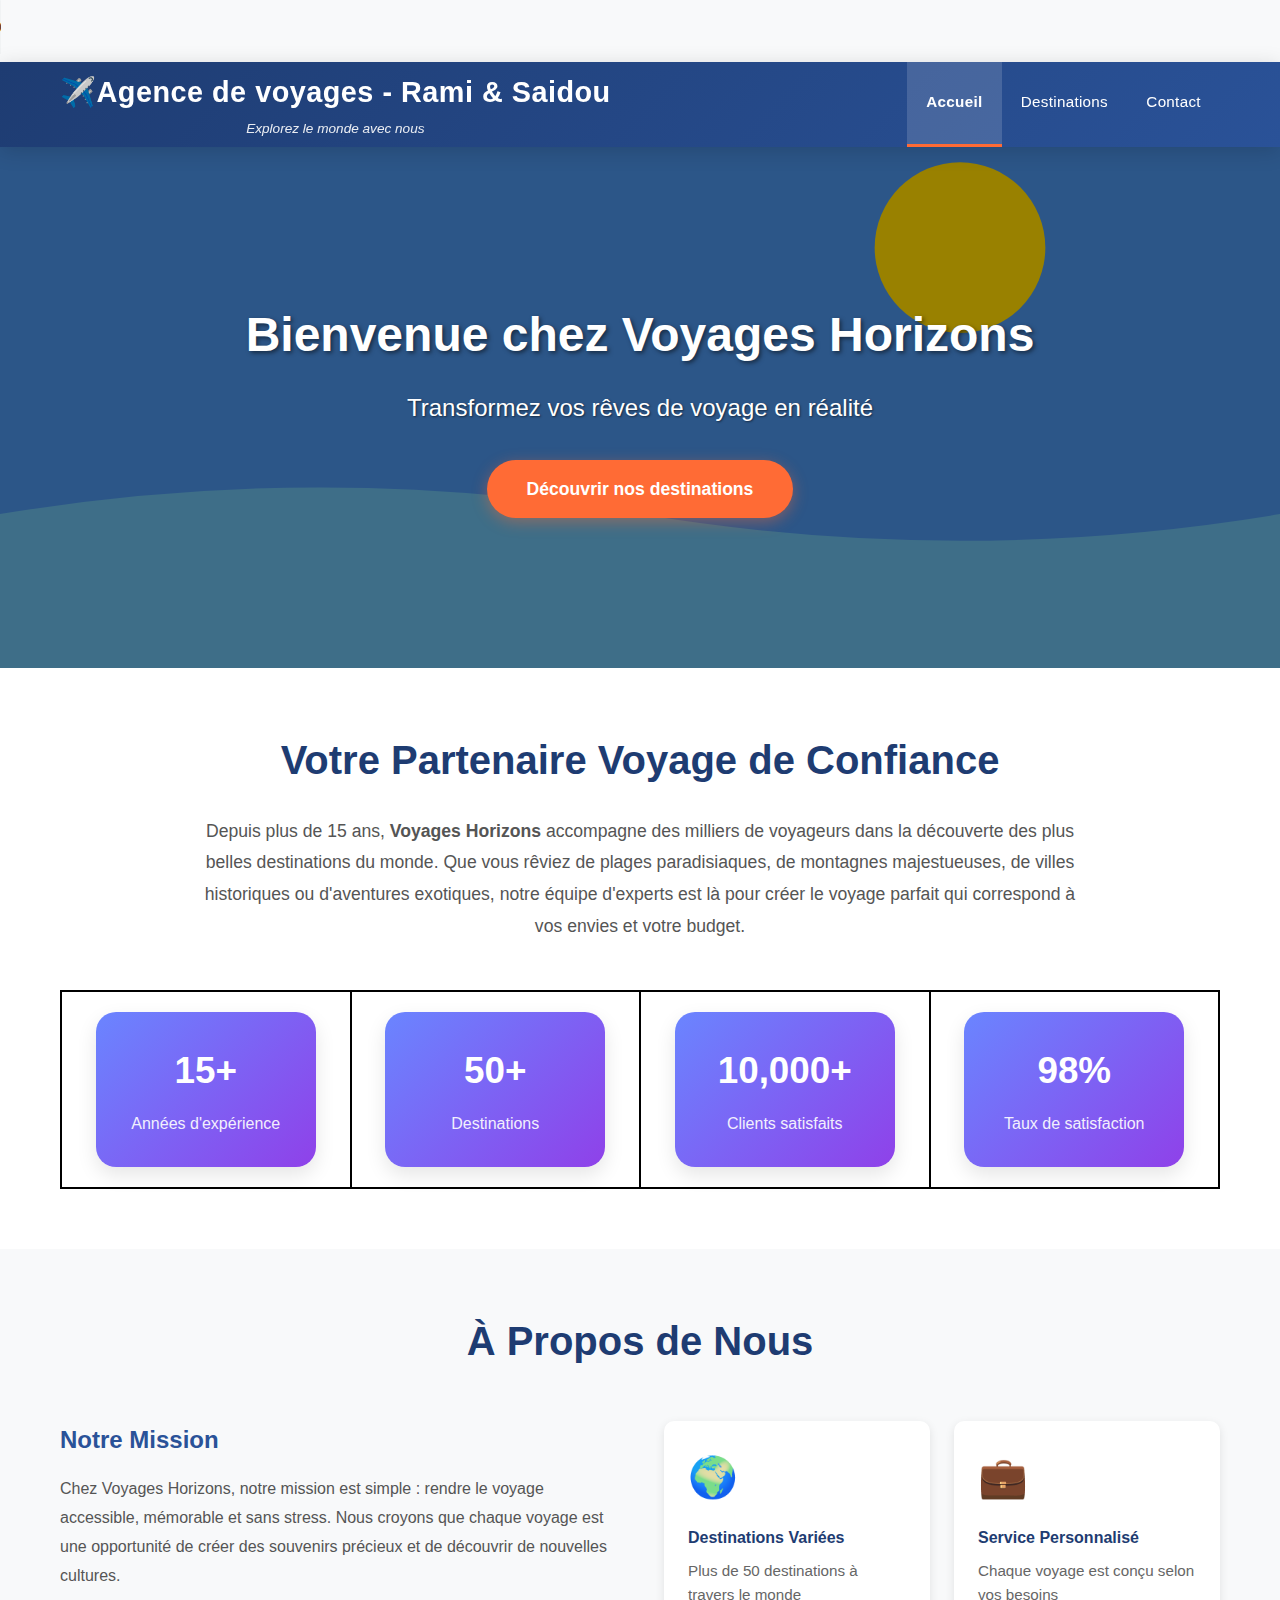
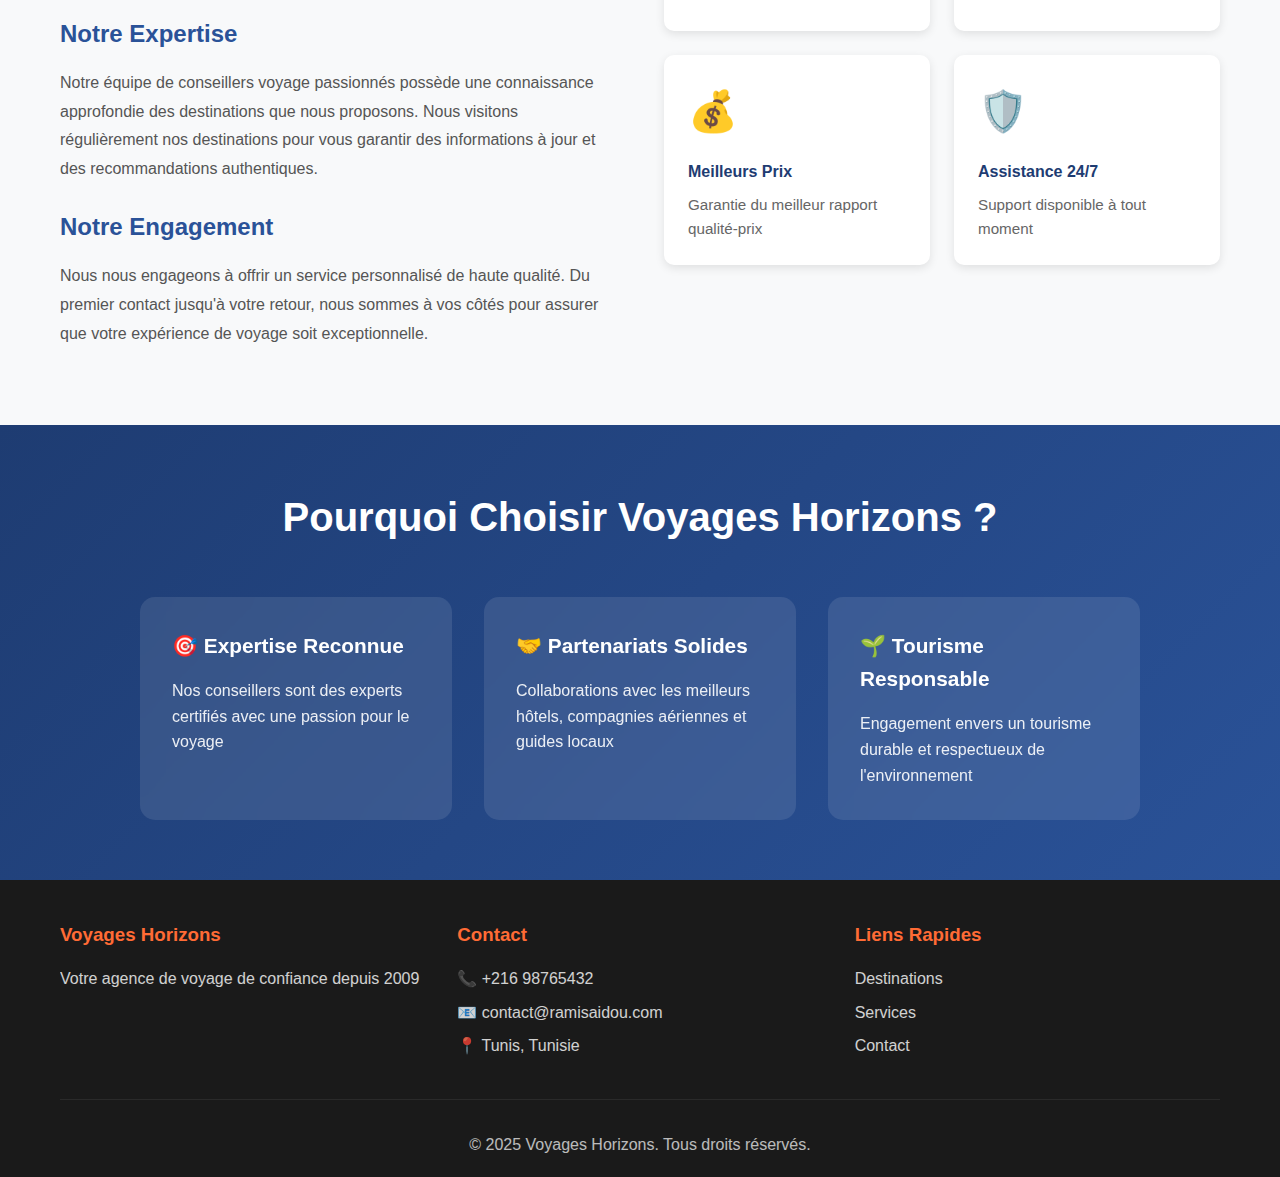
<file: index.html>
<!DOCTYPE html>
<html lang="fr">
<head>
    <meta charset="UTF-8">
    <meta name="author" content="Rami Saidou">
    <meta name="description" content="Voyages Horizons - Votre agence de voyage pour des aventures inoubliables à travers le monde">
    <meta name="viewport" content="width=device-width, initial-scale=1.0">
    <title>Voyages Horizons - Accueil</title>
    <link rel="stylesheet" href="Style.css">
</head>
<body>
    <audio controls autoplay loop>
<source src="multimedia/audio.mp3" type="audio/mpeg">
</audio>
    <header>
        <div class="header-container">
            <div class="logo">
                <h1>✈️Agence de voyages - Rami & Saidou</h1>
                <p class="tagline">Explorez le monde avec nous</p>
            </div>
            <nav>
                <ul>
                    <li><a href="Agence_de_voyages.html" class="active">Accueil</a></li>
                    <li><a href="page1.html">Destinations</a></li>
                    <li><a href="contact.html"> Contact</a></li>
                </ul>
            </nav>
        </div>
    </header>

    <section class="hero">
        <div class="hero-content">
            <h2>Bienvenue chez Voyages Horizons</h2>
            <p>Transformez vos rêves de voyage en réalité</p>
            <a href="page1.html" class="cta-button">Découvrir nos destinations</a>
        </div>
    </section>

    <section class="intro">
        <div class="container">
            <h2>Votre Partenaire Voyage de Confiance</h2>
            <p class="intro-text">
                Depuis plus de 15 ans, <strong>Voyages Horizons</strong> accompagne des milliers de voyageurs 
                dans la découverte des plus belles destinations du monde. Que vous rêviez de plages paradisiaques, 
                de montagnes majestueuses, de villes historiques ou d'aventures exotiques, notre équipe d'experts 
                est là pour créer le voyage parfait qui correspond à vos envies et votre budget.
            </p>
            <table class="stats-table">
    <tr>
        <td>
            <div class="stat-card">
                <h3>15+</h3>
                <p>Années d'expérience</p>
            </div>
        </td>
        <td>
            <div class="stat-card">
                <h3>50+</h3>
                <p>Destinations</p>
            </div>
        </td>
        <td>
            <div class="stat-card">
                <h3>10,000+</h3>
                <p>Clients satisfaits</p>
            </div>
        </td>
        <td>
            <div class="stat-card">
                <h3>98%</h3>
                <p>Taux de satisfaction</p>
            </div>
        </td>
    </tr>
</table>

        </div>
    </section>

    <section class="about">
        <div class="container">
            <h2>À Propos de Nous</h2>
            <div class="about-content">
                <div class="about-text">
                    <h3>Notre Mission</h3>
                    <p>
                        Chez Voyages Horizons, notre mission est simple : rendre le voyage accessible, 
                        mémorable et sans stress. Nous croyons que chaque voyage est une opportunité 
                        de créer des souvenirs précieux et de découvrir de nouvelles cultures.
                    </p>
                    
                    <h3>Notre Expertise</h3>
                    <p>
                        Notre équipe de conseillers voyage passionnés possède une connaissance approfondie 
                        des destinations que nous proposons. Nous visitons régulièrement nos destinations 
                        pour vous garantir des informations à jour et des recommandations authentiques.
                    </p>
                    
                    <h3>Notre Engagement</h3>
                    <p>
                        Nous nous engageons à offrir un service personnalisé de haute qualité. Du premier 
                        contact jusqu'à votre retour, nous sommes à vos côtés pour assurer que votre 
                        expérience de voyage soit exceptionnelle.
                    </p>
                </div>
                
                <div class="about-features">
                    <div class="feature">
                        <span class="icon">🌍</span>
                        <h4>Destinations Variées</h4>
                        <p>Plus de 50 destinations à travers le monde</p>
                    </div>
                    <div class="feature">
                        <span class="icon">💼</span>
                        <h4>Service Personnalisé</h4>
                        <p>Chaque voyage est conçu selon vos besoins</p>
                    </div>
                    <div class="feature">
                        <span class="icon">💰</span>
                        <h4>Meilleurs Prix</h4>
                        <p>Garantie du meilleur rapport qualité-prix</p>
                    </div>
                    <div class="feature">
                        <span class="icon">🛡️</span>
                        <h4>Assistance 24/7</h4>
                        <p>Support disponible à tout moment</p>
                    </div>
                </div>
            </div>
        </div>
    </section>

    <section class="why-us">
        <div class="container">
            <h2>Pourquoi Choisir Voyages Horizons ?</h2>
            <div class="reasons">
                <div class="reason">
                    <h3>🎯 Expertise Reconnue</h3>
                    <p>Nos conseillers sont des experts certifiés avec une passion pour le voyage</p>
                </div>
                <div class="reason">
                    <h3>🤝 Partenariats Solides</h3>
                    <p>Collaborations avec les meilleurs hôtels, compagnies aériennes et guides locaux</p>
                </div>
                <div class="reason">
                    <h3>🌱 Tourisme Responsable</h3>
                    <p>Engagement envers un tourisme durable et respectueux de l'environnement</p>
                </div>
            </div>
        </div>
    </section>

    <footer>
        <div class="container">
            <div class="footer-content">
                <div class="footer-section">
                    <h3>Voyages Horizons</h3>
                    <p>Votre agence de voyage de confiance depuis 2009</p>
                </div>
                <div class="footer-section">
                    <h3>Contact</h3>
                    <p>📞 +216 98765432</p>
                    <p>📧 contact@ramisaidou.com</p>
                    <p>📍 Tunis, Tunisie</p>
                </div>
                <div class="footer-section">
                    <h3>Liens Rapides</h3>
                    <p><a href="page1.html">Destinations</a></p>
                    <p><a href="Agence_de_voyages.html">Services</a></p>
                    <p><a href="contact.html">Contact</a></p>
                </div>
            </div>
            <div class="footer-bottom">
                <p>&copy; 2025 Voyages Horizons. Tous droits réservés.</p>
            </div>
        </div>
    </footer>
</body>
</html>
</file>
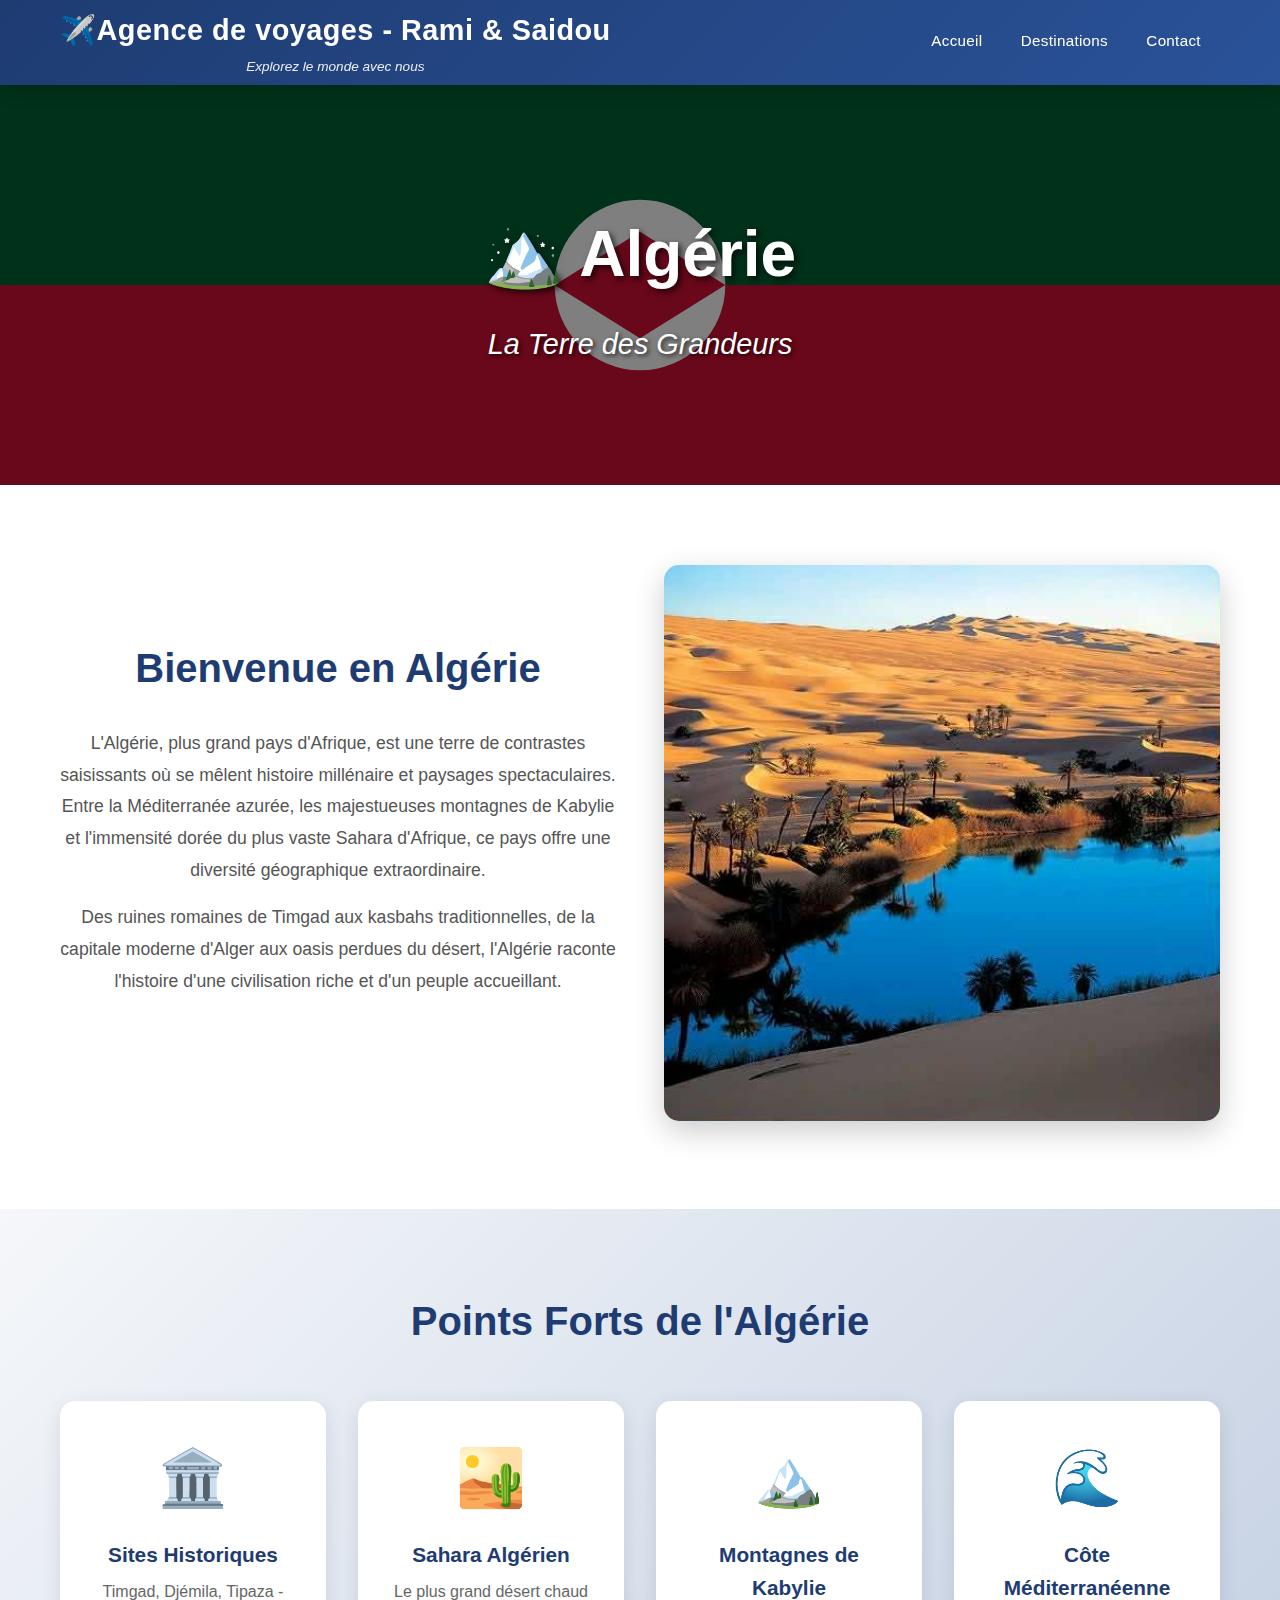
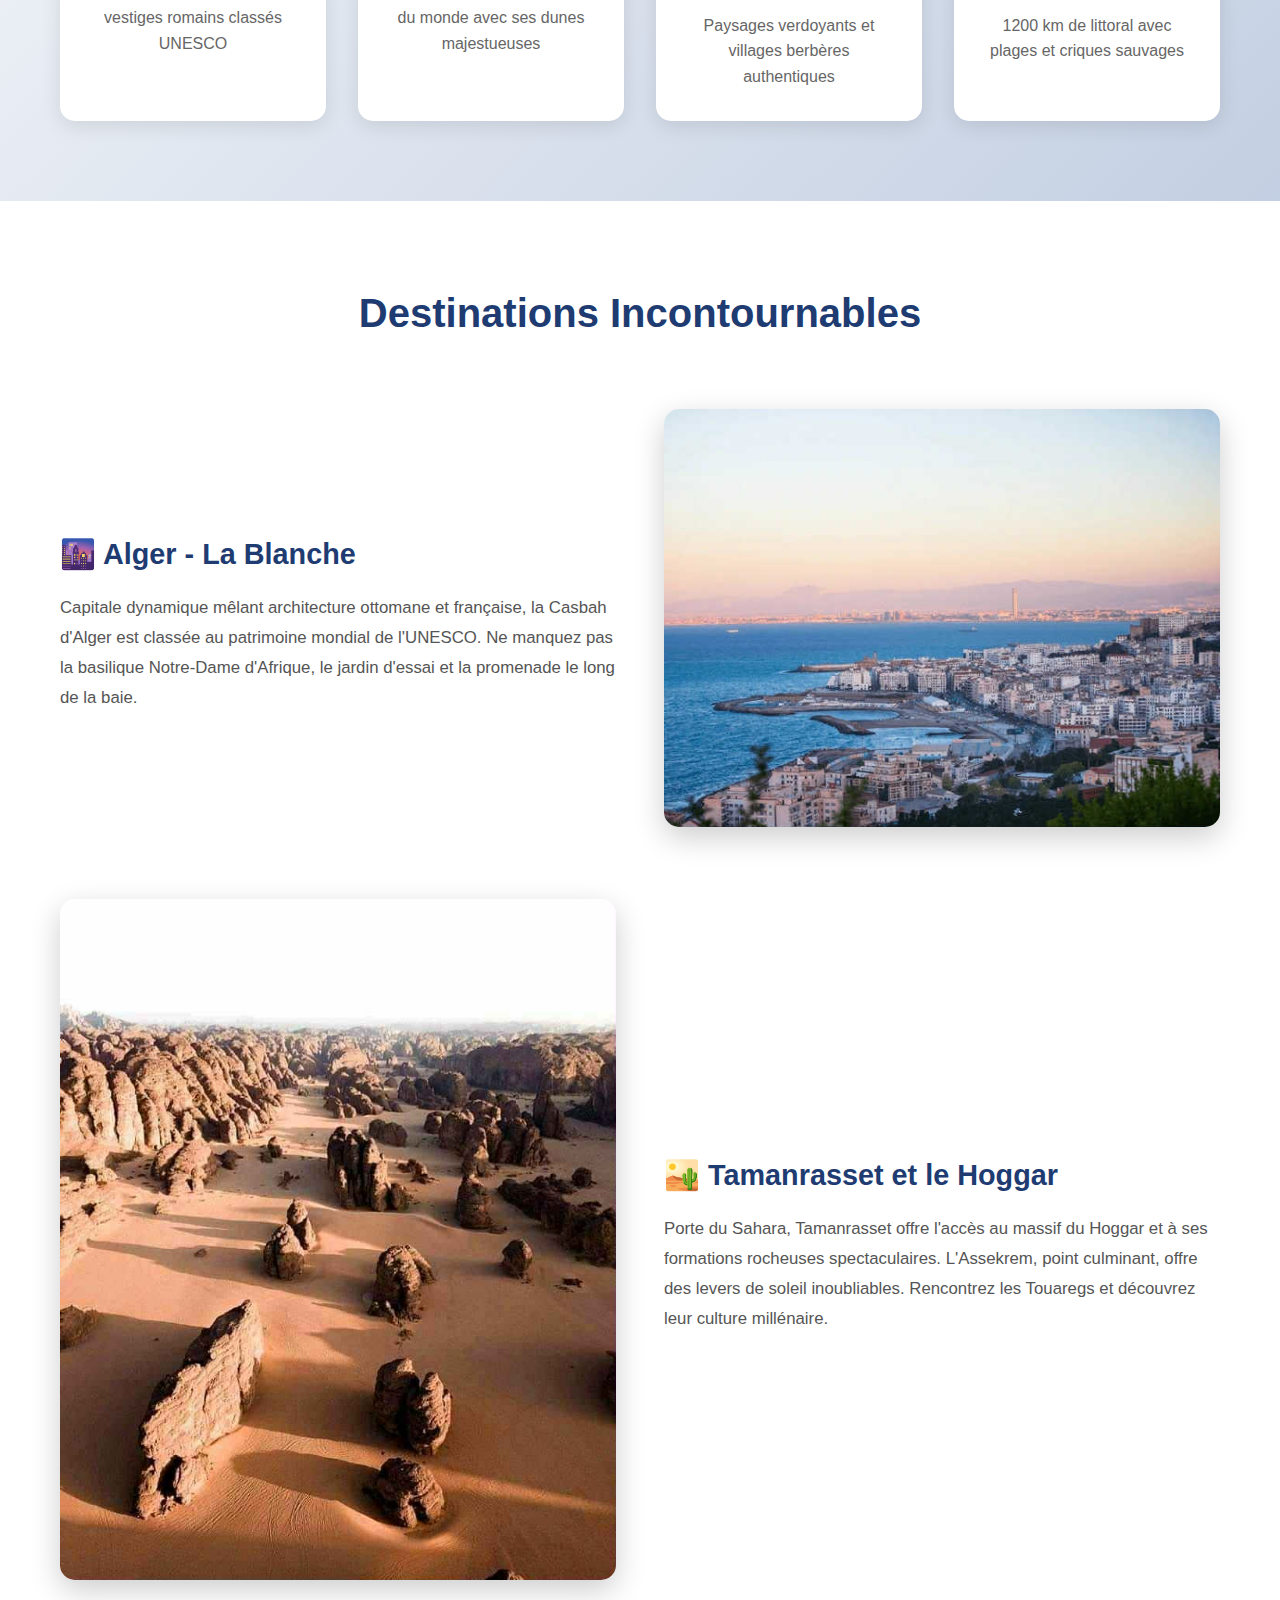
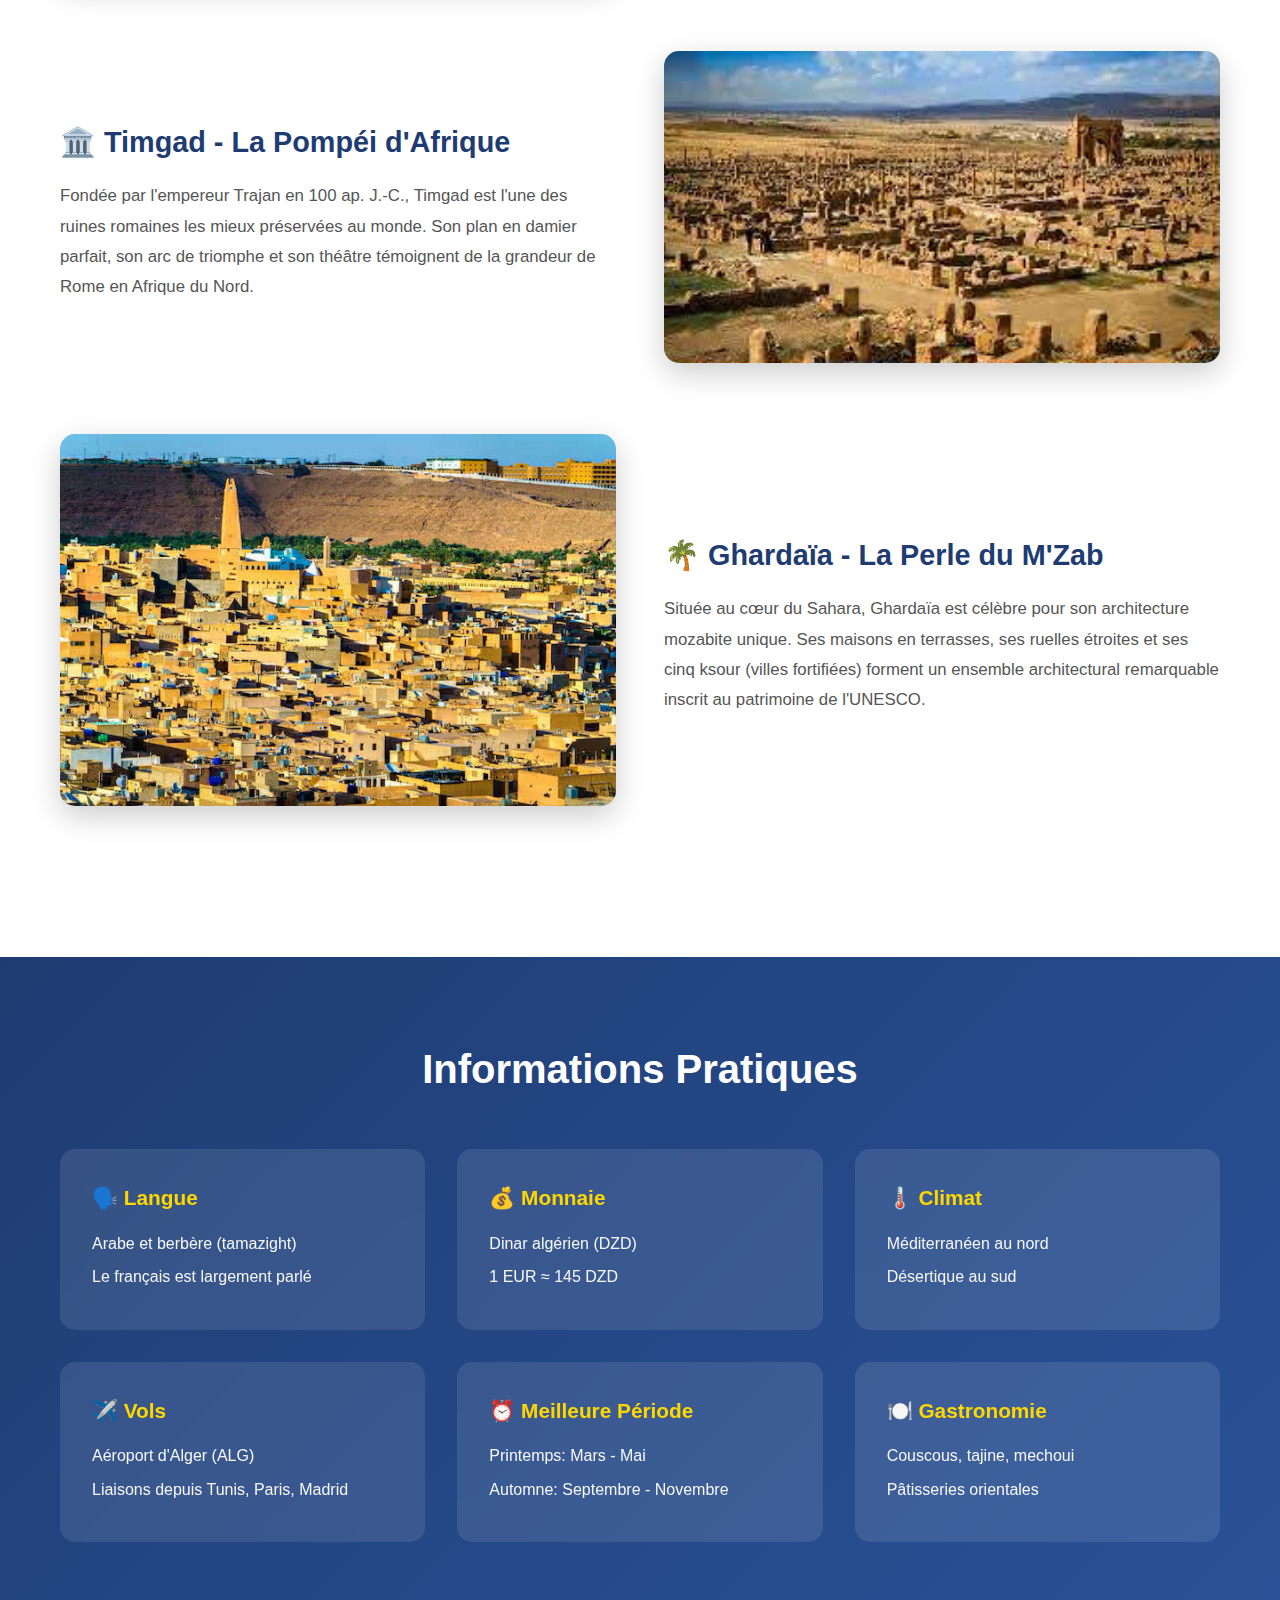
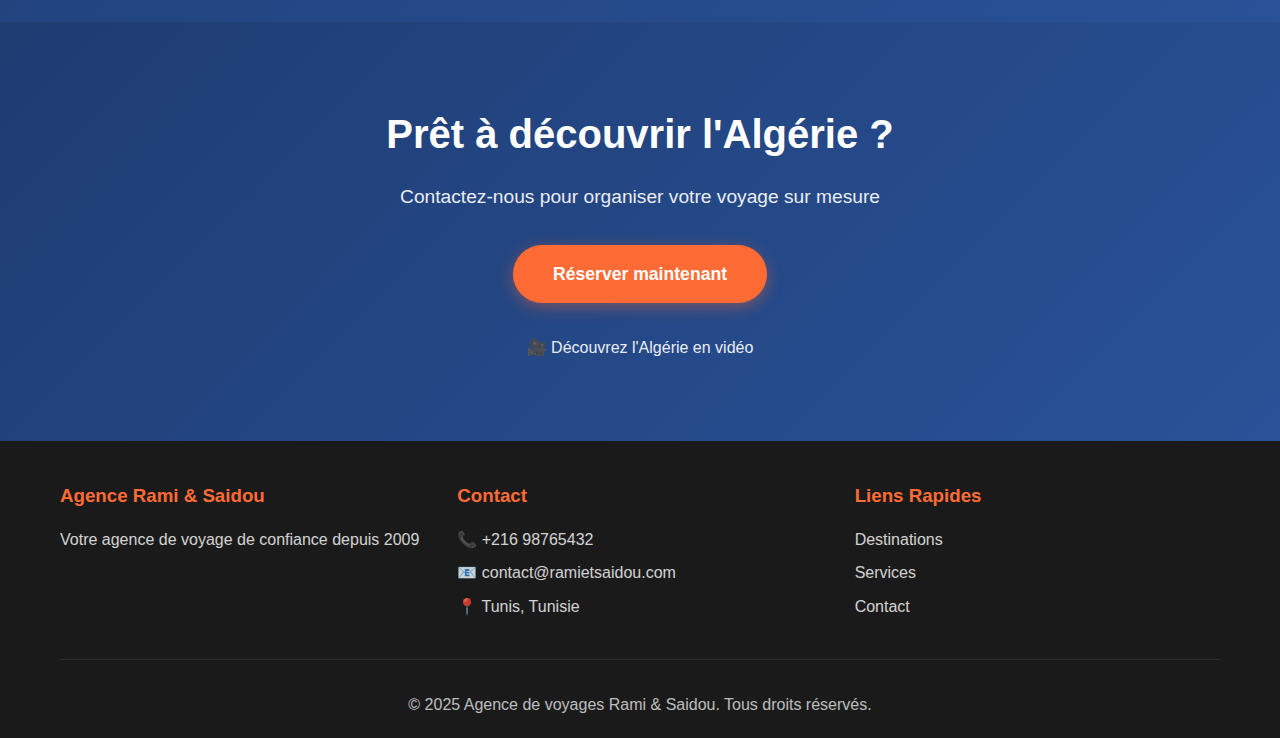
<file: Algérie.html>
<!DOCTYPE html>
<html lang="fr">
<head>
    <meta charset="UTF-8">
    <meta name="author" content="Rami & Saidou">
    <meta name="description" content="Découvrez l'Algérie - La terre des grandeurs. Explorez le Sahara, les montagnes de Kabylie et les sites historiques">
    <meta name="viewport" content="width=device-width, initial-scale=1.0">
    <title>Algérie - Agence de voyages Rami & Saidou</title>
    <link rel="stylesheet" href="Style.css">
</head>
<body>
    <header>
        <div class="header-container">
            <div class="logo">
                <h1>✈️Agence de voyages - Rami & Saidou</h1>
                <p class="tagline">Explorez le monde avec nous</p>
            </div>
            <nav>
                <ul>
                    <li><a href="index.html">Accueil</a></li>
                    <li><a href="page1.html">Destinations</a></li>
                    <li><a href="contact.html" > Contact</a></li>
                </ul>
            </nav>
        </div>
    </header>

    <section class="country-hero">
        <div class="hero-overlay">
            <h1>🏔️ Algérie</h1>
            <p class="hero-subtitle">La Terre des Grandeurs</p>
        </div>
    </section>

    <section class="country-intro">
        <div class="container">
            <div class="intro-content">
                <div class="intro-text">
                    <h2>Bienvenue en Algérie</h2>
                    <p>
                        L'Algérie, plus grand pays d'Afrique, est une terre de contrastes saisissants où se mêlent histoire millénaire 
                        et paysages spectaculaires. Entre la Méditerranée azurée, les majestueuses montagnes de Kabylie et l'immensité 
                        dorée du plus vaste Sahara d'Afrique, ce pays offre une diversité géographique extraordinaire.
                    </p>
                    <p>
                        Des ruines romaines de Timgad aux kasbahs traditionnelles, de la capitale moderne d'Alger aux oasis perdues 
                        du désert, l'Algérie raconte l'histoire d'une civilisation riche et d'un peuple accueillant.
                    </p>
                </div>
                <div class="intro-image">
                    <img src="images/algeria1.jpg" alt="Paysage d'Algérie">
                </div>
            </div>
        </div>
    </section>

    <section class="highlights">
        <div class="container">
            <h2>Points Forts de l'Algérie</h2>
            <div class="highlights-grid">
                <div class="highlight-card">
                    <span class="highlight-icon">🏛️</span>
                    <h3>Sites Historiques</h3>
                    <p>Timgad, Djémila, Tipaza - vestiges romains classés UNESCO</p>
                </div>
                <div class="highlight-card">
                    <span class="highlight-icon">🏜️</span>
                    <h3>Sahara Algérien</h3>
                    <p>Le plus grand désert chaud du monde avec ses dunes majestueuses</p>
                </div>
                <div class="highlight-card">
                    <span class="highlight-icon">🏔️</span>
                    <h3>Montagnes de Kabylie</h3>
                    <p>Paysages verdoyants et villages berbères authentiques</p>
                </div>
                <div class="highlight-card">
                    <span class="highlight-icon">🌊</span>
                    <h3>Côte Méditerranéenne</h3>
                    <p>1200 km de littoral avec plages et criques sauvages</p>
                </div>
            </div>
        </div>
    </section>

    <section class="destinations-section">
        <div class="container">
            <h2>Destinations Incontournables</h2>
            
            <div class="destination-detail">
                <div class="detail-content">
                    <h3>🌆 Alger - La Blanche</h3>
                    <p>
                        Capitale dynamique mêlant architecture ottomane et française, la Casbah d'Alger est classée au patrimoine 
                        mondial de l'UNESCO. Ne manquez pas la basilique Notre-Dame d'Afrique, le jardin d'essai et la promenade 
                        le long de la baie.
                    </p>
                </div>
                <div class="detail-image">
                    <img src="images/algeria2.jpg" alt="Vue d'Alger">
                </div>
            </div>

            <div class="destination-detail reverse">
                <div class="detail-content">
                    <h3>🏜️ Tamanrasset et le Hoggar</h3>
                    <p>
                        Porte du Sahara, Tamanrasset offre l'accès au massif du Hoggar et à ses formations rocheuses spectaculaires. 
                        L'Assekrem, point culminant, offre des levers de soleil inoubliables. Rencontrez les Touaregs et découvrez 
                        leur culture millénaire.
                    </p>
                </div>
                <div class="detail-image">
                    <img src="images/algeria3.jpg" alt="Désert du Hoggar">
                </div>
            </div>

            <div class="destination-detail">
                <div class="detail-content">
                    <h3>🏛️ Timgad - La Pompéi d'Afrique</h3>
                    <p>
                        Fondée par l'empereur Trajan en 100 ap. J.-C., Timgad est l'une des ruines romaines les mieux préservées 
                        au monde. Son plan en damier parfait, son arc de triomphe et son théâtre témoignent de la grandeur de Rome 
                        en Afrique du Nord.
                    </p>
                </div>
                <div class="detail-image">
                    <img src="images/algeria4.jpg" alt="Ruines de Timgad">
                </div>
            </div>

            <div class="destination-detail reverse">
                <div class="detail-content">
                    <h3>🌴 Ghardaïa - La Perle du M'Zab</h3>
                    <p>
                        Située au cœur du Sahara, Ghardaïa est célèbre pour son architecture mozabite unique. Ses maisons en terrasses, 
                        ses ruelles étroites et ses cinq ksour (villes fortifiées) forment un ensemble architectural remarquable inscrit 
                        au patrimoine de l'UNESCO.
                    </p>
                </div>
                <div class="detail-image">
                    <img src="images/algeria5.jpg" alt="Vue de Ghardaïa">
                </div>
            </div>
        </div>
    </section>

    <section class="practical-info">
        <div class="container">
            <h2>Informations Pratiques</h2>
            <div class="info-grid">
                <div class="info-card">
                    <h3>🗣️ Langue</h3>
                    <p>Arabe et berbère (tamazight)</p>
                    <p>Le français est largement parlé</p>
                </div>
                <div class="info-card">
                    <h3>💰 Monnaie</h3>
                    <p>Dinar algérien (DZD)</p>
                    <p>1 EUR ≈ 145 DZD</p>
                </div>
                <div class="info-card">
                    <h3>🌡️ Climat</h3>
                    <p>Méditerranéen au nord</p>
                    <p>Désertique au sud</p>
                </div>
                <div class="info-card">
                    <h3>✈️ Vols</h3>
                    <p>Aéroport d'Alger (ALG)</p>
                    <p>Liaisons depuis Tunis, Paris, Madrid</p>
                </div>
                <div class="info-card">
                    <h3>⏰ Meilleure Période</h3>
                    <p>Printemps: Mars - Mai</p>
                    <p>Automne: Septembre - Novembre</p>
                </div>
                <div class="info-card">
                    <h3>🍽️ Gastronomie</h3>
                    <p>Couscous, tajine, mechoui</p>
                    <p>Pâtisseries orientales</p>
                </div>
            </div>
        </div>
    </section>

    <section class="cta-section">
        <div class="container">
            <h2>Prêt à découvrir l'Algérie ?</h2>
            <p>Contactez-nous pour organiser votre voyage sur mesure</p>
            <a href="page5.html" class="cta-button">Réserver maintenant</a>
        </div>
            <div style="margin-top: 2rem;">
                <a href="https://www.youtube.com/watch?si=sOqOg_-X0EMPqSFx&v=q1VS0attcQk&feature=youtu.be" target="_blank" style="color: white; text-decoration: none; font-size: 1rem; opacity: 0.9; display: inline-flex; align-items: center; gap: 0.5rem;">
                    🎥 Découvrez l'Algérie en vidéo
                </a>
            </div>

    </section>

    <footer>
        <div class="container">
            <div class="footer-content">
                <div class="footer-section">
                    <h3>Agence Rami & Saidou</h3>
                    <p>Votre agence de voyage de confiance depuis 2009</p>
                </div>
                <div class="footer-section">
                    <h3>Contact</h3>
                    <p>📞 +216 98765432</p>
                    <p>📧 contact@ramietsaidou.com</p>
                    <p>📍 Tunis, Tunisie</p>
                </div>
                <div class="footer-section">
                    <h3>Liens Rapides</h3>
                    <p><a href="page1.html">Destinations</a></p>
                    <p><a href="index.html">Services</a></p>
                    <p><a href="contact.html">Contact</a></p>
                </div>
            </div>
            <div class="footer-bottom">
                <p>&copy; 2025 Agence de voyages Rami & Saidou. Tous droits réservés.</p>
            </div>
        </div>
    </footer>
</body>
</html>
</file>
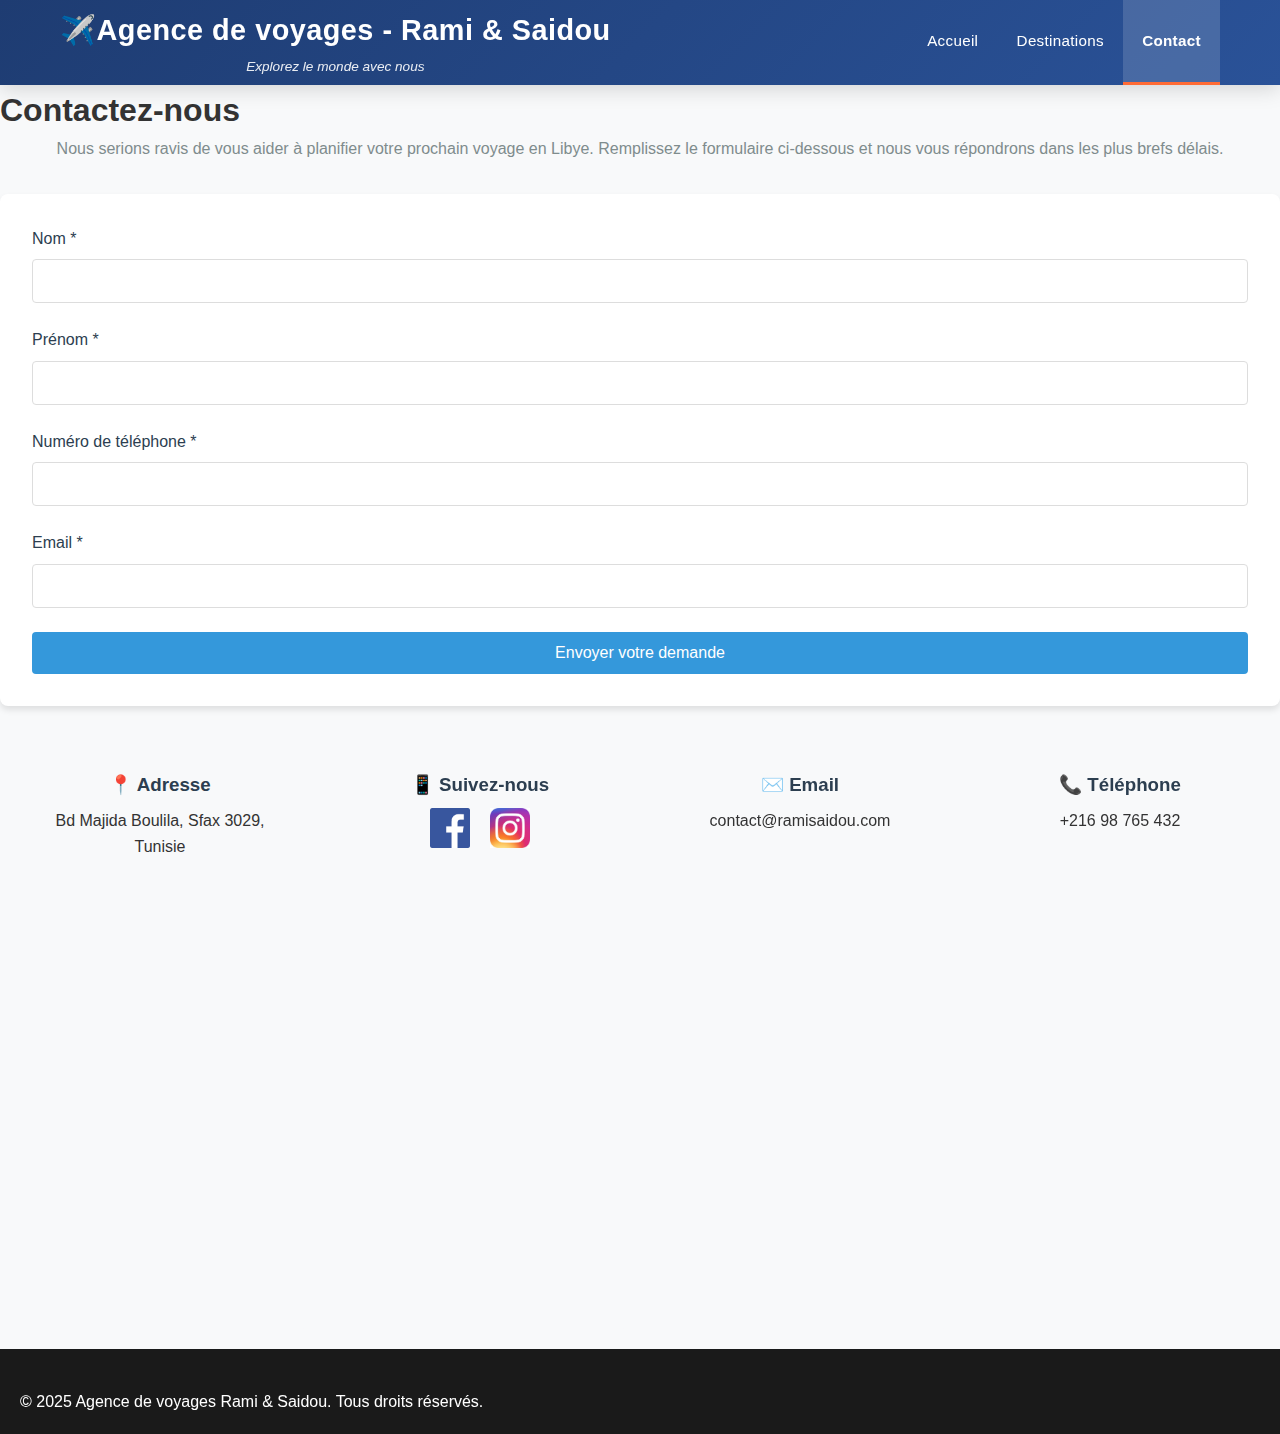
<file: contact.html>
<!DOCTYPE html>
<html lang="fr">
<head>
    <meta charset="UTF-8">
    <meta name="author" content="Rami & Saidou">
    <meta name="description" content="Découvrez la Libye - Le trésor caché de la Méditerranée. Explorez Tripoli, Leptis Magna et le désert du Sahara">
    <meta name="viewport" content="width=device-width, initial-scale=1.0">
    <title>Libye - Agence de voyages Rami & Saidou</title>
    <link rel="stylesheet" href="Style.css">
</head>
<body>
    <header>
        <div class="header-container">
            <div class="logo">
                <h1>✈️Agence de voyages - Rami & Saidou</h1>
                <p class="tagline">Explorez le monde avec nous</p>
            </div>
            <nav>
                <ul>
                    <li><a href="index.html">Accueil</a></li>
                    <li><a href="page1.html">Destinations</a></li>
                    <li><a href="contact.html" class="active" > Contact</a></li>
                </ul>
            </nav>
        </div>
    </header>
     <style>
        /* New styles only for contact page */
        .contact-intro {
            text-align: center;
            margin-bottom: 2rem;
            color: #7f8c8d;
        }
        
        .form-container {
            background-color: white;
            border-radius: 8px;
            padding: 2rem;
            box-shadow: 0 4px 6px rgba(0,0,0,0.1);
            margin-bottom: 2rem;
        }
        
        .form-group {
            margin-bottom: 1.5rem;
        }
        
        label {
            display: block;
            margin-bottom: 0.5rem;
            font-weight: 500;
            color: #2c3e50;
        }
        
        input, textarea, select {
            width: 100%;
            padding: 0.75rem;
            border: 1px solid #ddd;
            border-radius: 4px;
            font-size: 1rem;
            transition: border-color 0.3s;
        }
        
        input:focus, textarea:focus, select:focus {
            outline: none;
            border-color: #3498db;
            box-shadow: 0 0 0 2px rgba(52, 152, 219, 0.2);
        }
        
        .btn {
            background-color: #3498db;
            color: white;
            border: none;
            padding: 0.75rem 1.5rem;
            border-radius: 4px;
            cursor: pointer;
            font-size: 1rem;
            font-weight: 500;
            transition: background-color 0.3s;
            display: block;
            width: 100%;
        }
        
        .btn:hover {
            background-color: #2980b9;
        }
        
        .success-message {
            background-color: #d4edda;
            color: #155724;
            padding: 1rem;
            border-radius: 4px;
            margin-bottom: 1.5rem;
            display: none;
        }
        
        .contact-info {
            display: flex;
            justify-content: space-between;
            margin-top: 2rem;
            flex-wrap: wrap;
        }
        
        .contact-item {
            flex: 1;
            min-width: 200px;
            margin: 1rem;
            padding: 1rem;
            background-color: #f8f9fa;
            border-radius: 8px;
            text-align: center;
        }
        
        .contact-item h3 {
            color: #2c3e50;
            margin-bottom: 0.5rem;
        }
        
        @media (max-width: 768px) {
            .contact-info {
                flex-direction: column;
            }
        }
    </style>
    
     <main>
         <h1>Contactez-nous</h1>
    <p class="contact-intro">Nous serions ravis de vous aider à planifier votre prochain voyage en Libye. Remplissez le formulaire ci-dessous et nous vous répondrons dans les plus brefs délais.</p>

    <div class="success-message" id="successMessage">
        Merci ! Votre message a été envoyé avec succès. Nous vous contacterons bientôt.
    </div>

    <div class="form-container">
        <form id="contactForm">
            <div class="form-group">
                <label for="nom">Nom *</label>
                <input type="text" id="nom" name="nom" required>
            </div>

            <div class="form-group">
                <label for="prenom">Prénom *</label>
                <input type="text" id="prenom" name="prenom" required>
            </div>

            <div class="form-group">
                <label for="telephone">Numéro de téléphone *</label>
                <input type="tel" id="telephone" name="telephone" required>
            </div>

            <div class="form-group">
                <label for="email">Email *</label>
                <input type="email" id="email" name="email" required>
            </div>

            <button type="submit" class="btn">Envoyer votre demande</button>
        </form>
    </div>

    <div class="contact-info">
         <div class="contact-item">
    <h3>📍 Adresse</h3>
    <p>Bd Majida Boulila, Sfax 3029, Tunisie</p>
    <p><iframe src="https://www.google.com/maps/embed?pb=!1m14!1m8!1m3!1d6557.292028230567!2d10.7497035!3d34.7393161!3m2!1i1024!2i768!4f13.1!3m3!1m2!1s0x1301d32b2a682869%3A0x14f5006b52867f28!2sSfax%20Faculty%20of%20Medicine!5e0!3m2!1sen!2stn!4v1763201483545!5m2!1sen!2stn" width="600" height="450" style="border:0;" allowfullscreen="" loading="lazy" referrerpolicy="no-referrer-when-downgrade"></iframe></p>
</div>
        <div class="contact-item">
            <h3>📱 Suivez-nous</h3>
            <div style="display:flex; justify-content:center; gap:20px;">
    <a href="https://facebook.com" target="_blank">
        <img src="images/facebook.png" style="width:40px; height:40px; object-fit:contain;" />
    </a>
    <a href="https://instagram.com" target="_blank">
        <img src="images/insta.jpg" style="width:40px; height:40px; object-fit:contain;" />
    </a>
</div>
            <p><a href="https://facebook.com" target="_blank"></a></p>
            <p><a href="https://instagram.com" target="_blank"></a></p>
        </div>

        <div class="contact-item">
            <h3>✉️ Email</h3>
            <p>contact@ramisaidou.com</p>
        </div>

        <div class="contact-item">
            <h3>📞 Téléphone</h3>
            <p>+216 98 765 432</p>
        </div>
    </div>
</main>

<footer>
    <p>&copy; 2025 Agence de voyages Rami & Saidou. Tous droits réservés.</p>
</footer>

<script>
    document.getElementById('contactForm').addEventListener('submit', function(e) {
        e.preventDefault();
        document.getElementById('successMessage').style.display = 'block';
        this.reset();
        window.scrollTo(0, 0);
    });
</script>

</body>
</html>
</file>
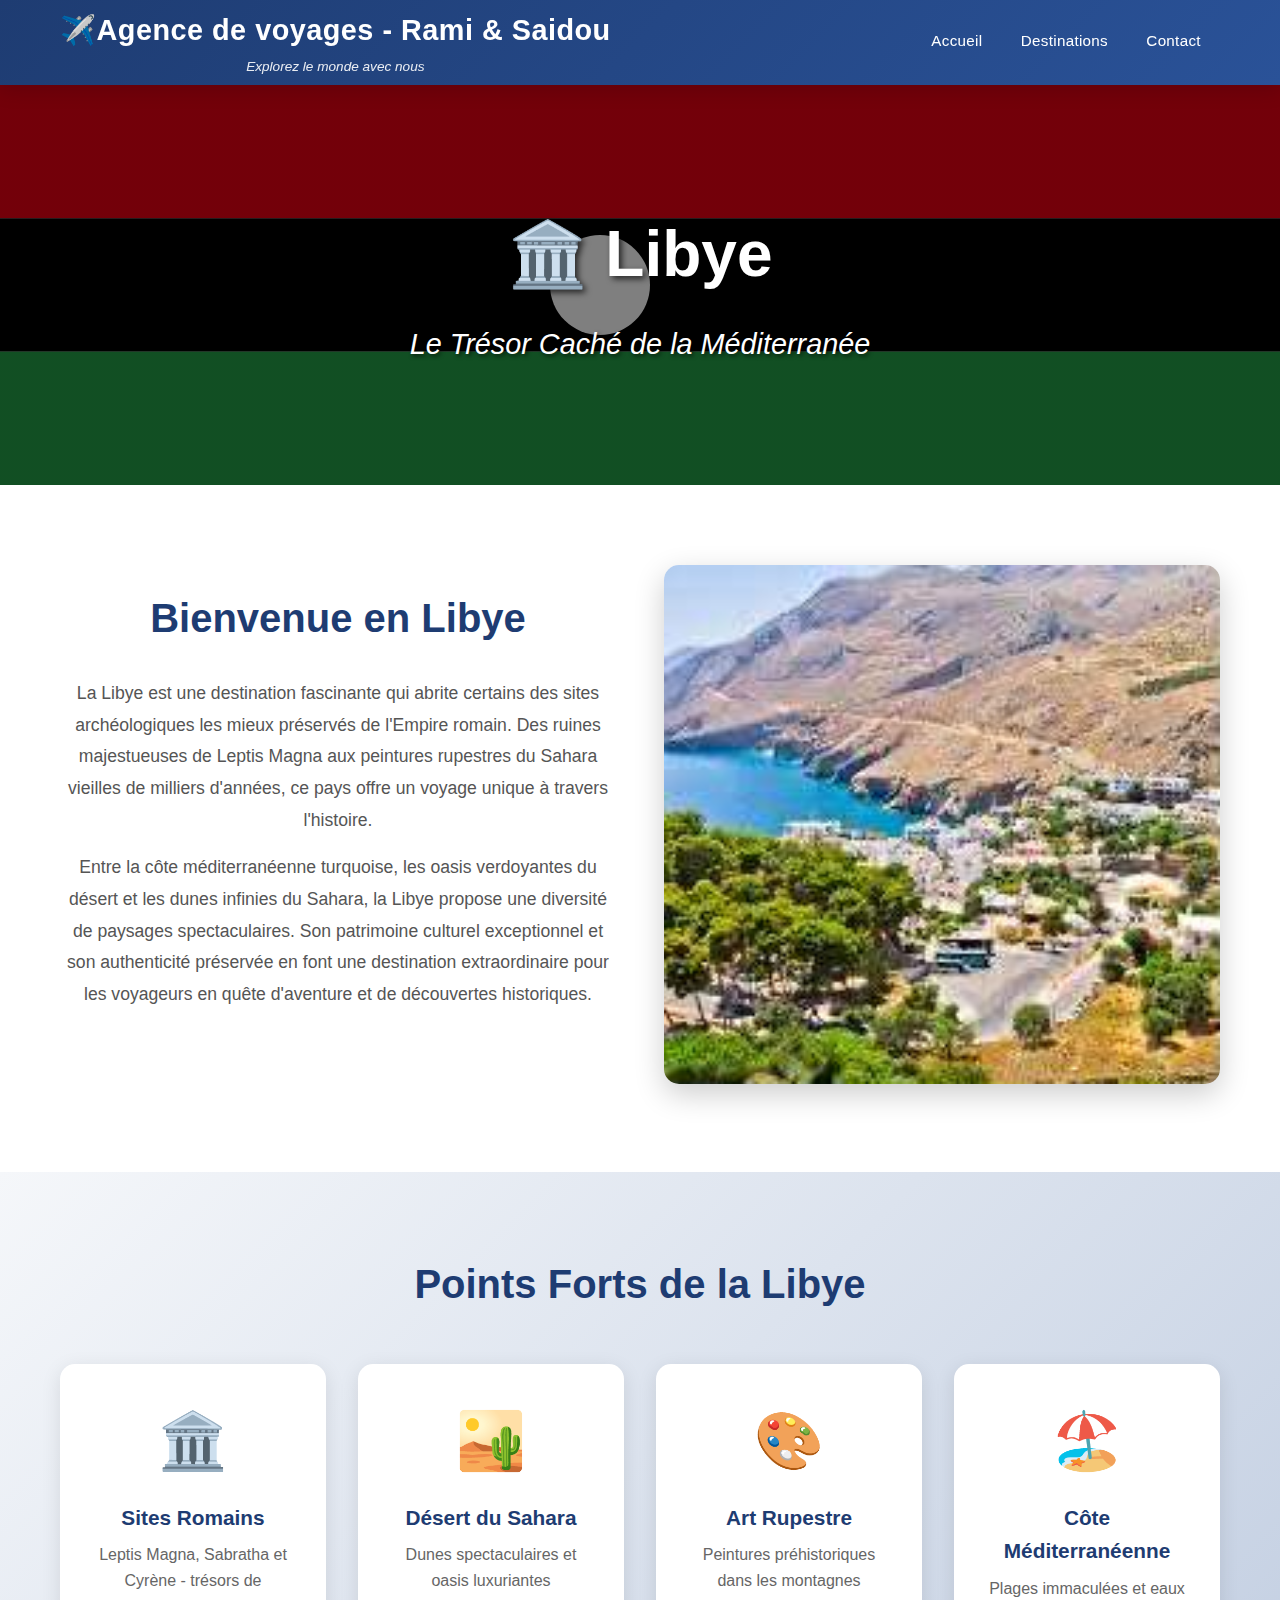
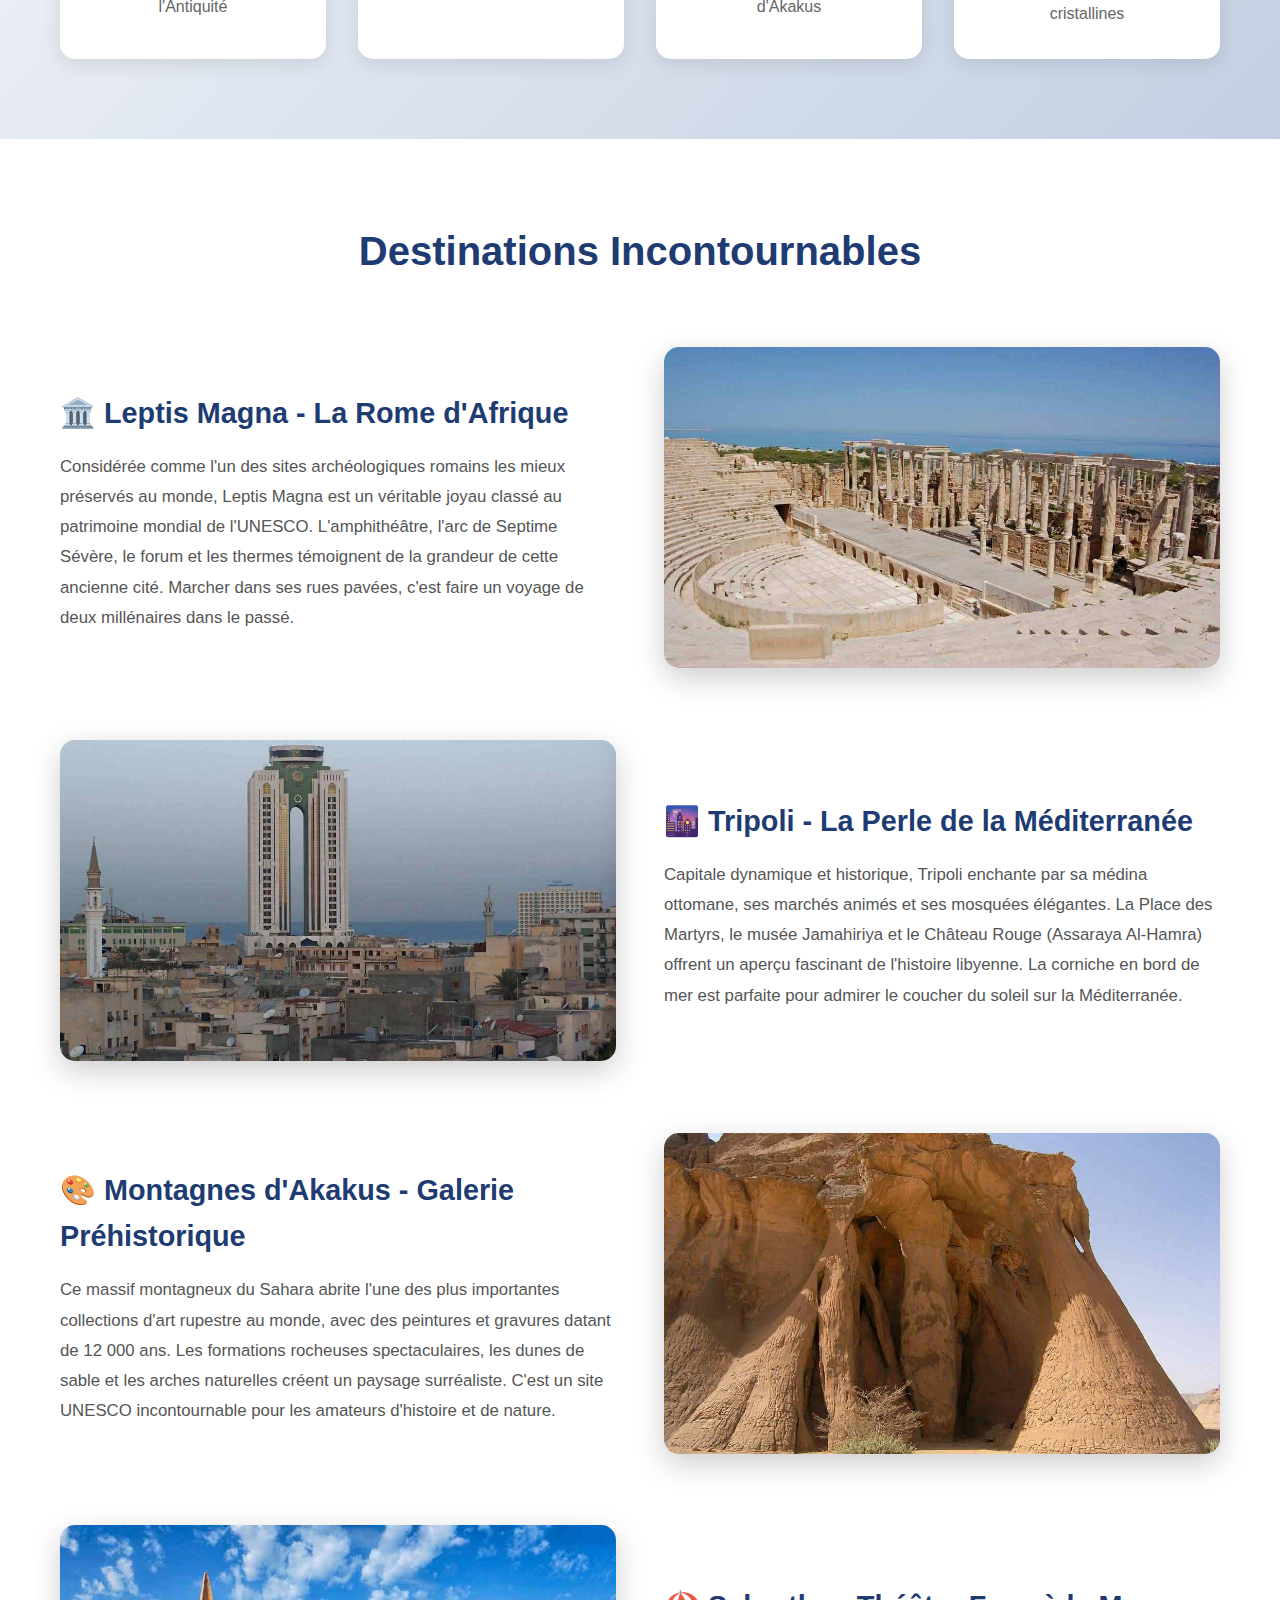
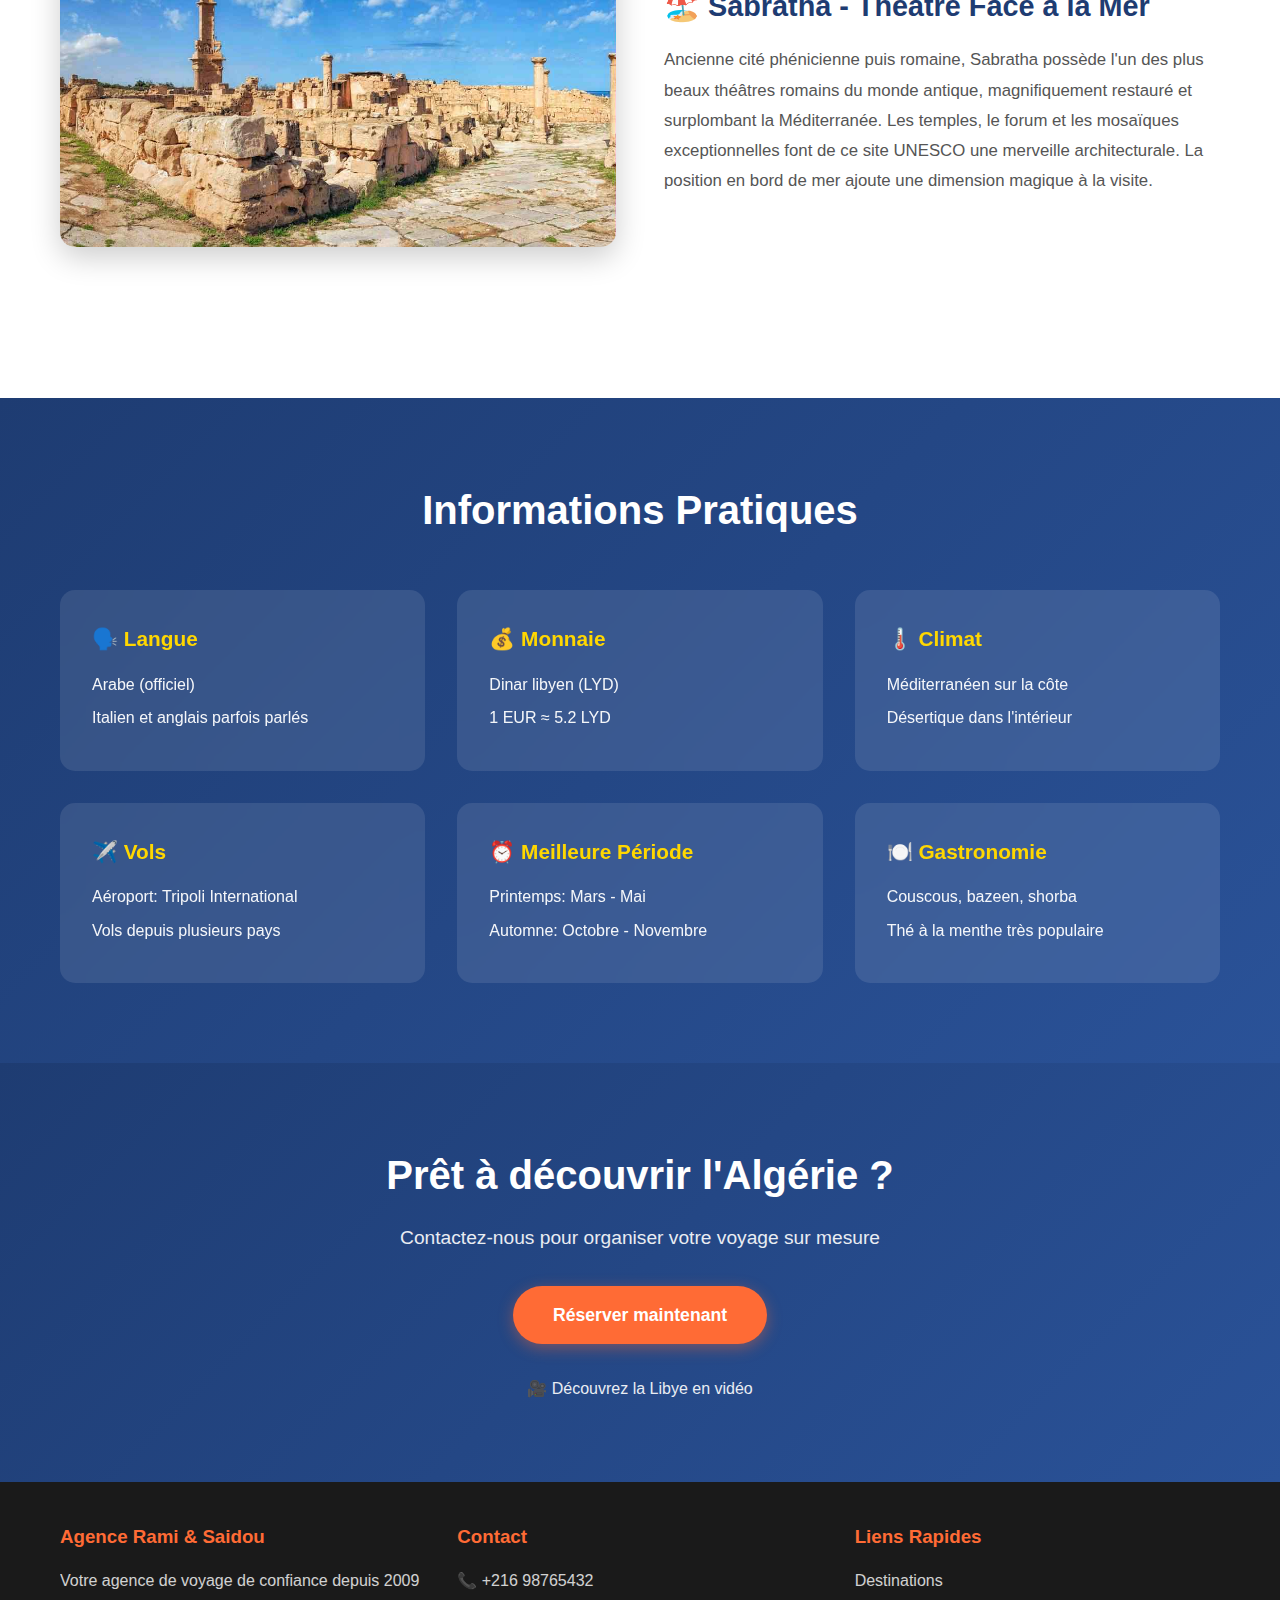
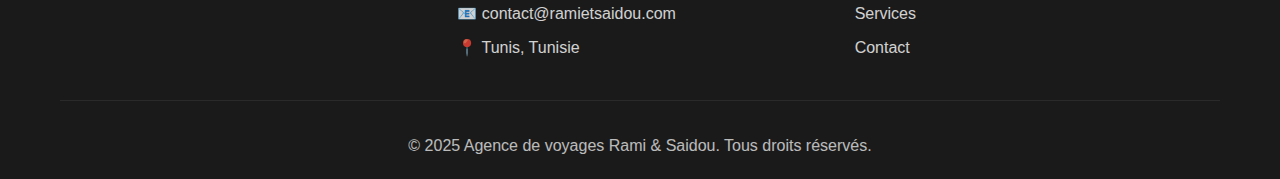
<file: Libya.html>
<!DOCTYPE html>
<html lang="fr">
<head>
    <meta charset="UTF-8">
    <meta name="author" content="Rami & Saidou">
    <meta name="description" content="Découvrez la Libye - Le trésor caché de la Méditerranée. Explorez Tripoli, Leptis Magna et le désert du Sahara">
    <meta name="viewport" content="width=device-width, initial-scale=1.0">
    <title>Libye - Agence de voyages Rami & Saidou</title>
    <link rel="stylesheet" href="Style.css">
</head>
<body>
    <header>
        <div class="header-container">
            <div class="logo">
                <h1>✈️Agence de voyages - Rami & Saidou</h1>
                <p class="tagline">Explorez le monde avec nous</p>
            </div>
            <nav>
                <ul>
                    <li><a href="index.html">Accueil</a></li>
                    <li><a href="page1.html">Destinations</a></li>
                    <li><a href="contact.html" > Contact</a></li>
                </ul>
            </nav>
        </div>
    </header>

    <section class="country-hero libya-hero">
        <div class="hero-overlay">
            <h1>🏛️ Libye</h1>
            <p class="hero-subtitle">Le Trésor Caché de la Méditerranée</p>
        </div>
    </section>

    <section class="country-intro">
        <div class="container">
            <div class="intro-content">
                <div class="intro-text">
                    <h2>Bienvenue en Libye</h2>
                    <p>
                        La Libye est une destination fascinante qui abrite certains des sites archéologiques les mieux 
                        préservés de l'Empire romain. Des ruines majestueuses de Leptis Magna aux peintures rupestres 
                        du Sahara vieilles de milliers d'années, ce pays offre un voyage unique à travers l'histoire.
                    </p>
                    <p>
                        Entre la côte méditerranéenne turquoise, les oasis verdoyantes du désert et les dunes infinies 
                        du Sahara, la Libye propose une diversité de paysages spectaculaires. Son patrimoine culturel 
                        exceptionnel et son authenticité préservée en font une destination extraordinaire pour les 
                        voyageurs en quête d'aventure et de découvertes historiques.
                    </p>
                </div>
                <div class="intro-image">
                    <img src="images/l1.jpg" alt="Paysage de la Libye">
                </div>
            </div>
        </div>
    </section>

    <section class="highlights">
        <div class="container">
            <h2>Points Forts de la Libye</h2>
            <div class="highlights-grid">
                <div class="highlight-card">
                    <span class="highlight-icon">🏛️</span>
                    <h3>Sites Romains</h3>
                    <p>Leptis Magna, Sabratha et Cyrène - trésors de l'Antiquité</p>
                </div>
                <div class="highlight-card">
                    <span class="highlight-icon">🏜️</span>
                    <h3>Désert du Sahara</h3>
                    <p>Dunes spectaculaires et oasis luxuriantes</p>
                </div>
                <div class="highlight-card">
                    <span class="highlight-icon">🎨</span>
                    <h3>Art Rupestre</h3>
                    <p>Peintures préhistoriques dans les montagnes d'Akakus</p>
                </div>
                <div class="highlight-card">
                    <span class="highlight-icon">🏖️</span>
                    <h3>Côte Méditerranéenne</h3>
                    <p>Plages immaculées et eaux cristallines</p>
                </div>
            </div>
        </div>
    </section>

    <section class="destinations-section">
        <div class="container">
            <h2>Destinations Incontournables</h2>
            
            <div class="destination-detail">
                <div class="detail-content">
                    <h3>🏛️ Leptis Magna - La Rome d'Afrique</h3>
                    <p>
                        Considérée comme l'un des sites archéologiques romains les mieux préservés au monde, Leptis Magna 
                        est un véritable joyau classé au patrimoine mondial de l'UNESCO. L'amphithéâtre, l'arc de Septime 
                        Sévère, le forum et les thermes témoignent de la grandeur de cette ancienne cité. Marcher dans ses 
                        rues pavées, c'est faire un voyage de deux millénaires dans le passé.
                    </p>
                </div>
                <div class="detail-image">
                    <img src="images/l2.jpg" alt="Leptis Magna">
                </div>
            </div>

            <div class="destination-detail reverse">
                <div class="detail-content">
                    <h3>🌆 Tripoli - La Perle de la Méditerranée</h3>
                    <p>
                        Capitale dynamique et historique, Tripoli enchante par sa médina ottomane, ses marchés animés et 
                        ses mosquées élégantes. La Place des Martyrs, le musée Jamahiriya et le Château Rouge (Assaraya 
                        Al-Hamra) offrent un aperçu fascinant de l'histoire libyenne. La corniche en bord de mer est 
                        parfaite pour admirer le coucher du soleil sur la Méditerranée.
                    </p>
                </div>
                <div class="detail-image">
                    <img src="images/l3.jpg" alt="Tripoli">
                </div>
            </div>

            <div class="destination-detail">
                <div class="detail-content">
                    <h3>🎨 Montagnes d'Akakus - Galerie Préhistorique</h3>
                    <p>
                        Ce massif montagneux du Sahara abrite l'une des plus importantes collections d'art rupestre au 
                        monde, avec des peintures et gravures datant de 12 000 ans. Les formations rocheuses spectaculaires, 
                        les dunes de sable et les arches naturelles créent un paysage surréaliste. C'est un site UNESCO 
                        incontournable pour les amateurs d'histoire et de nature.
                    </p>
                </div>
                <div class="detail-image">
                    <img src="images/l4.jpg" alt="Montagnes d'Akakus">
                </div>
            </div>

            <div class="destination-detail reverse">
                <div class="detail-content">
                    <h3>🏖️ Sabratha - Théâtre Face à la Mer</h3>
                    <p>
                        Ancienne cité phénicienne puis romaine, Sabratha possède l'un des plus beaux théâtres romains du 
                        monde antique, magnifiquement restauré et surplombant la Méditerranée. Les temples, le forum et 
                        les mosaïques exceptionnelles font de ce site UNESCO une merveille architecturale. La position en 
                        bord de mer ajoute une dimension magique à la visite.
                    </p>
                </div>
                <div class="detail-image">
                    <img src="images/l5.jpg" alt="Sabratha">
                </div>
            </div>
        </div>
    </section>

    <section class="practical-info">
        <div class="container">
            <h2>Informations Pratiques</h2>
            <div class="info-grid">
                <div class="info-card">
                    <h3>🗣️ Langue</h3>
                    <p>Arabe (officiel)</p>
                    <p>Italien et anglais parfois parlés</p>
                </div>
                <div class="info-card">
                    <h3>💰 Monnaie</h3>
                    <p>Dinar libyen (LYD)</p>
                    <p>1 EUR ≈ 5.2 LYD</p>
                </div>
                <div class="info-card">
                    <h3>🌡️ Climat</h3>
                    <p>Méditerranéen sur la côte</p>
                    <p>Désertique dans l'intérieur</p>
                </div>
                <div class="info-card">
                    <h3>✈️ Vols</h3>
                    <p>Aéroport: Tripoli International</p>
                    <p>Vols depuis plusieurs pays</p>
                </div>
                <div class="info-card">
                    <h3>⏰ Meilleure Période</h3>
                    <p>Printemps: Mars - Mai</p>
                    <p>Automne: Octobre - Novembre</p>
                </div>
                <div class="info-card">
                    <h3>🍽️ Gastronomie</h3>
                    <p>Couscous, bazeen, shorba</p>
                    <p>Thé à la menthe très populaire</p>
                </div>
            </div>
        </div>
    </section>

    <section class="cta-section">
        <div class="container">
            <h2>Prêt à découvrir l'Algérie ?</h2>
            <p>Contactez-nous pour organiser votre voyage sur mesure</p>
            <a href="page5.html" class="cta-button">Réserver maintenant</a>
        </div>
            <div style="margin-top: 2rem;">
                <a href="https://www.youtube.com/watch?v=UBjXdycYRWM" target="_blank" style="color: white; text-decoration: none; font-size: 1rem; opacity: 0.9; display: inline-flex; align-items: center; gap: 0.5rem;">
                    🎥 Découvrez la Libye en vidéo
                </a>
            </div>

    </section>

    <footer>
        <div class="container">
            <div class="footer-content">
                <div class="footer-section">
                    <h3>Agence Rami & Saidou</h3>
                    <p>Votre agence de voyage de confiance depuis 2009</p>
                </div>
                <div class="footer-section">
                    <h3>Contact</h3>
                    <p>📞 +216 98765432</p>
                    <p>📧 contact@ramietsaidou.com</p>
                    <p>📍 Tunis, Tunisie</p>
                </div>
                <div class="footer-section">
                    <h3>Liens Rapides</h3>
                    <p><a href="page1.html">Destinations</a></p>
                    <p><a href="Agence_de_voyages.html">Services</a></p>
                    <p><a href="contact.html">Contact</a></p>
                </div>
            </div>
            <div class="footer-bottom">
                <p>&copy; 2025 Agence de voyages Rami & Saidou. Tous droits réservés.</p>
            </div>
        </div>
    </footer>
</body>
</html>
</file>
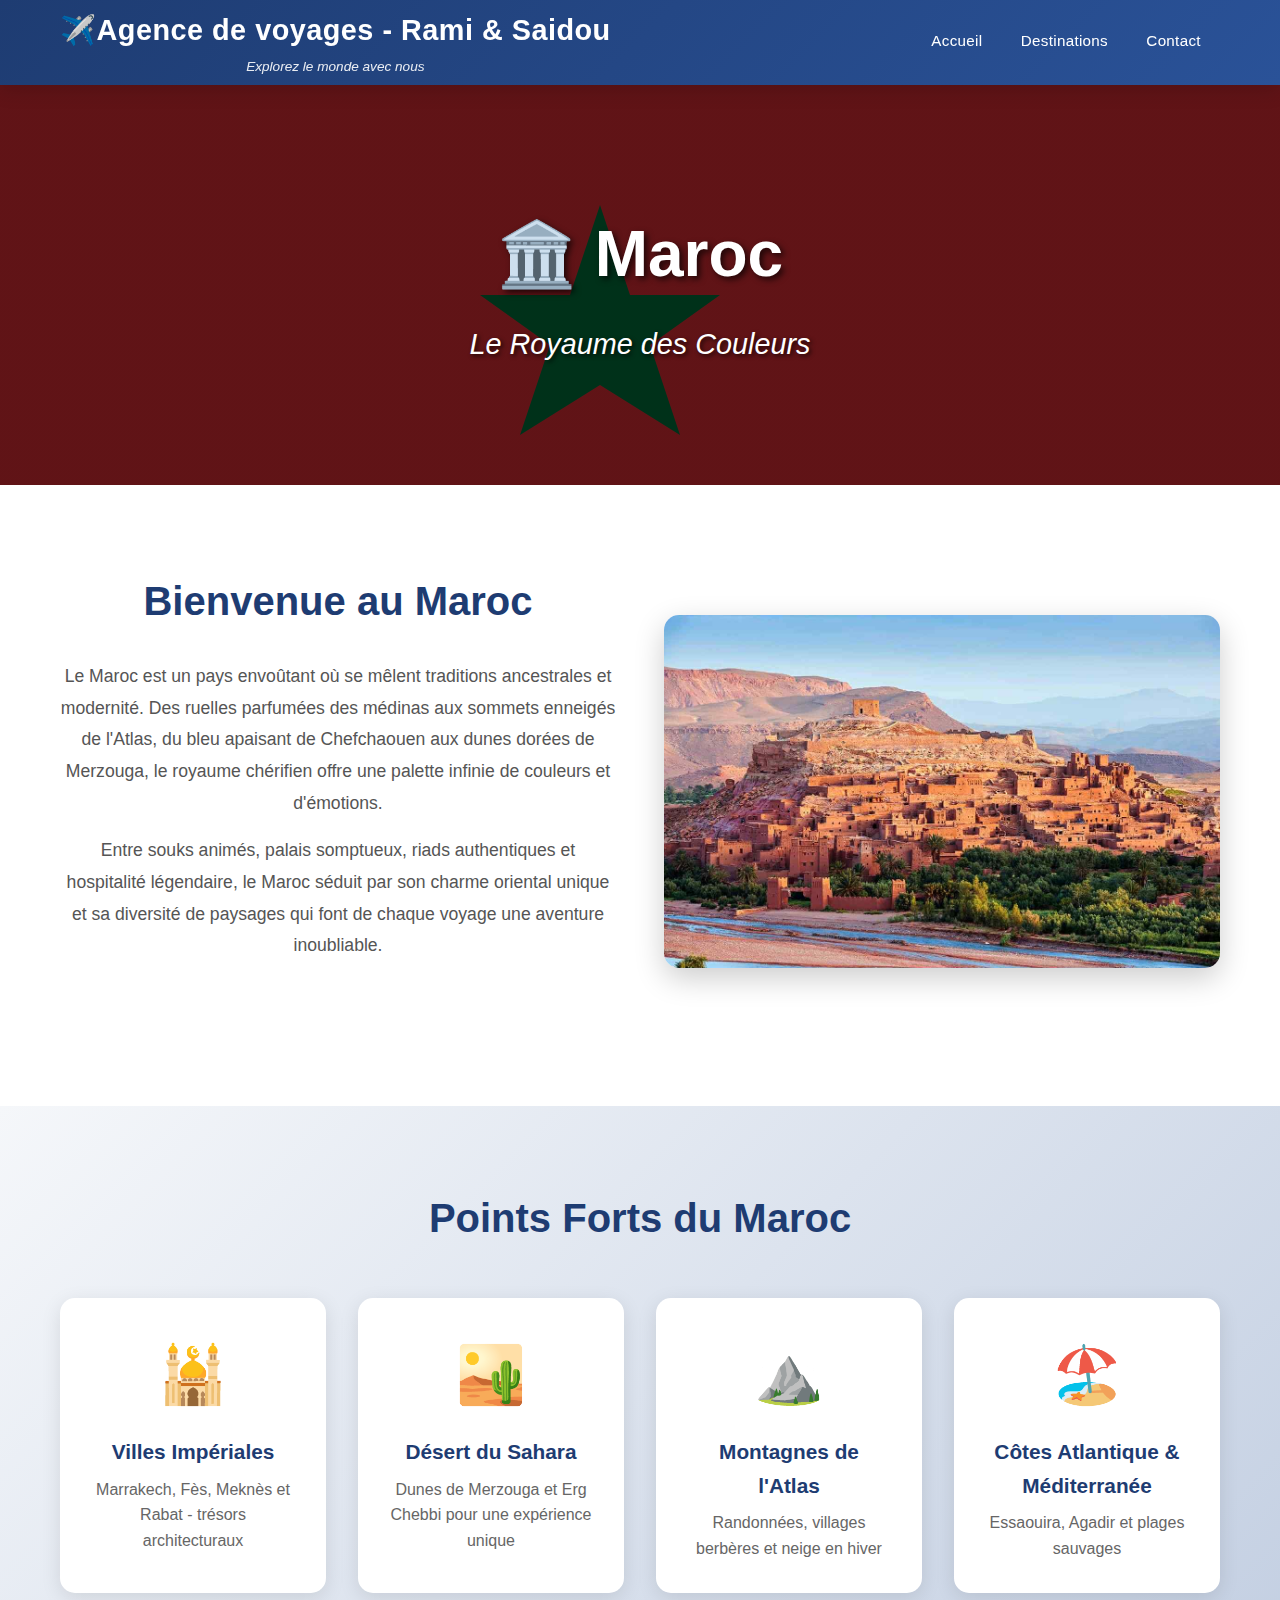
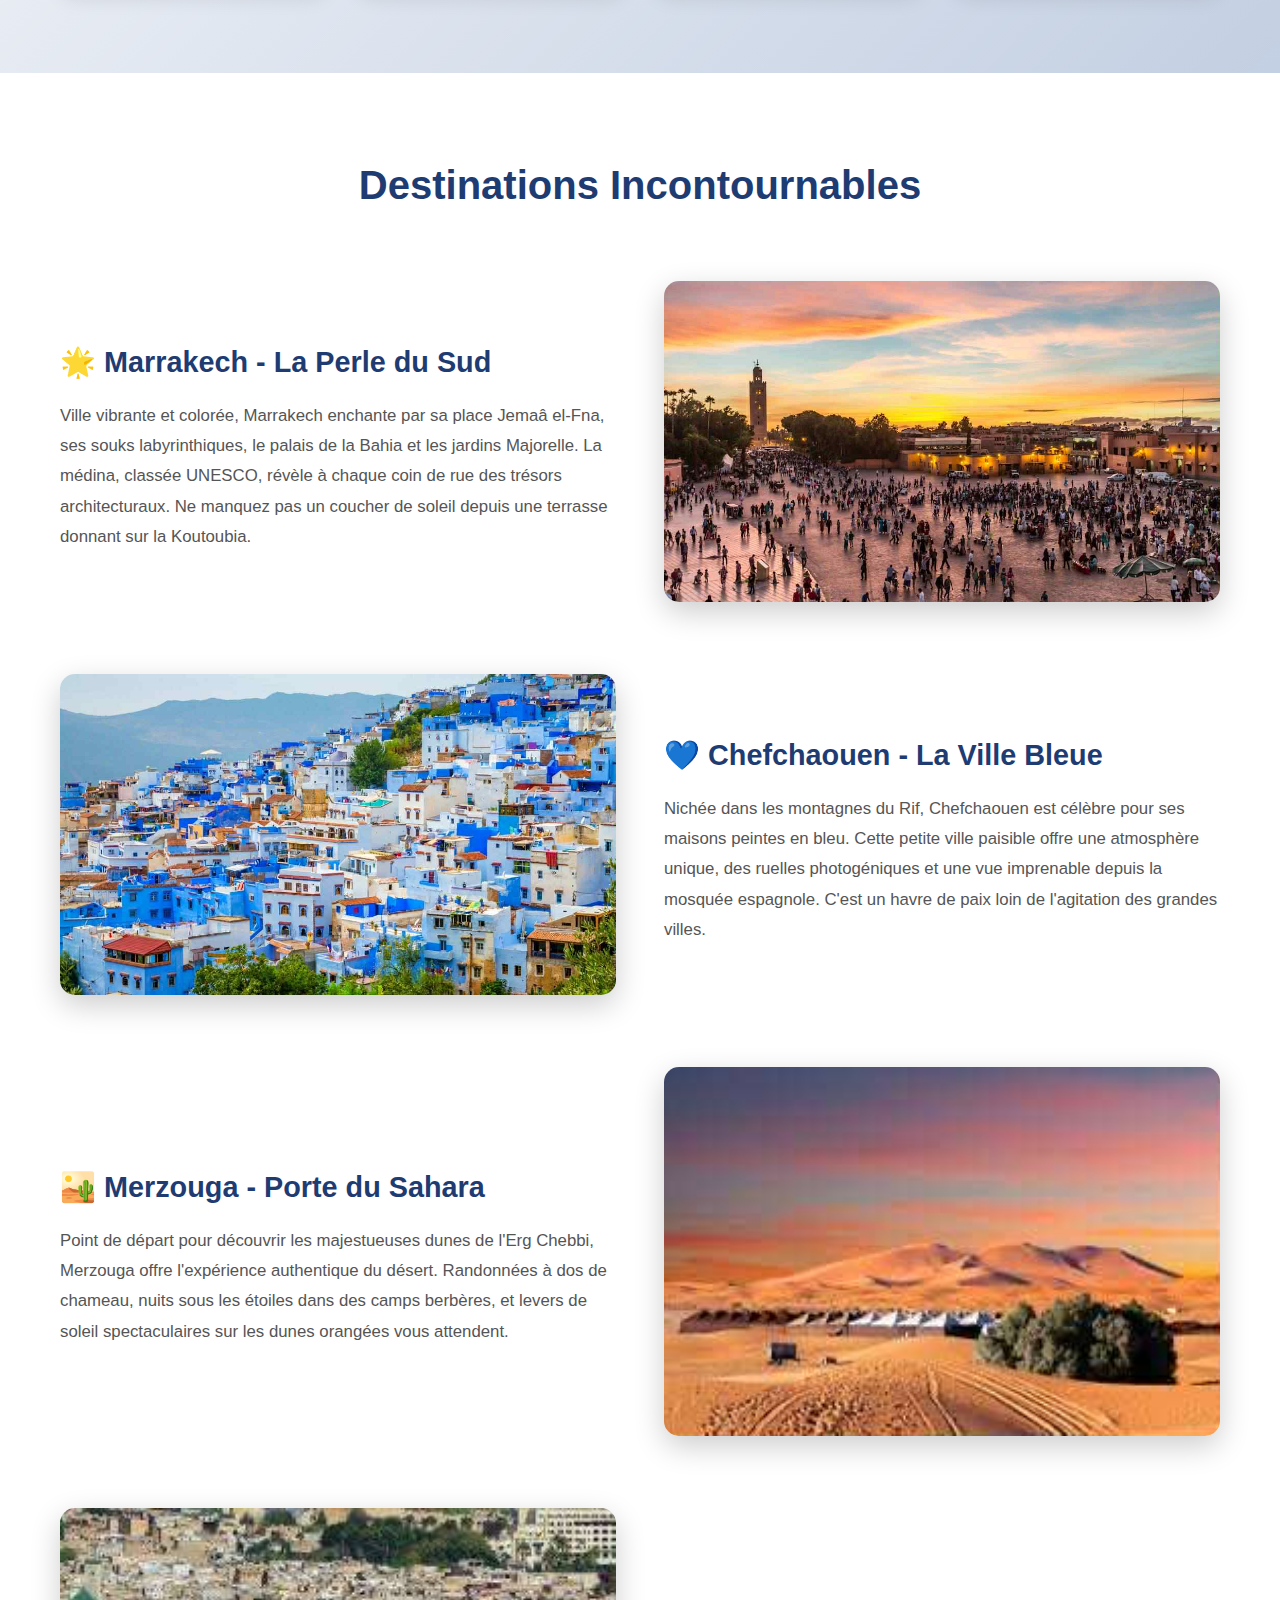
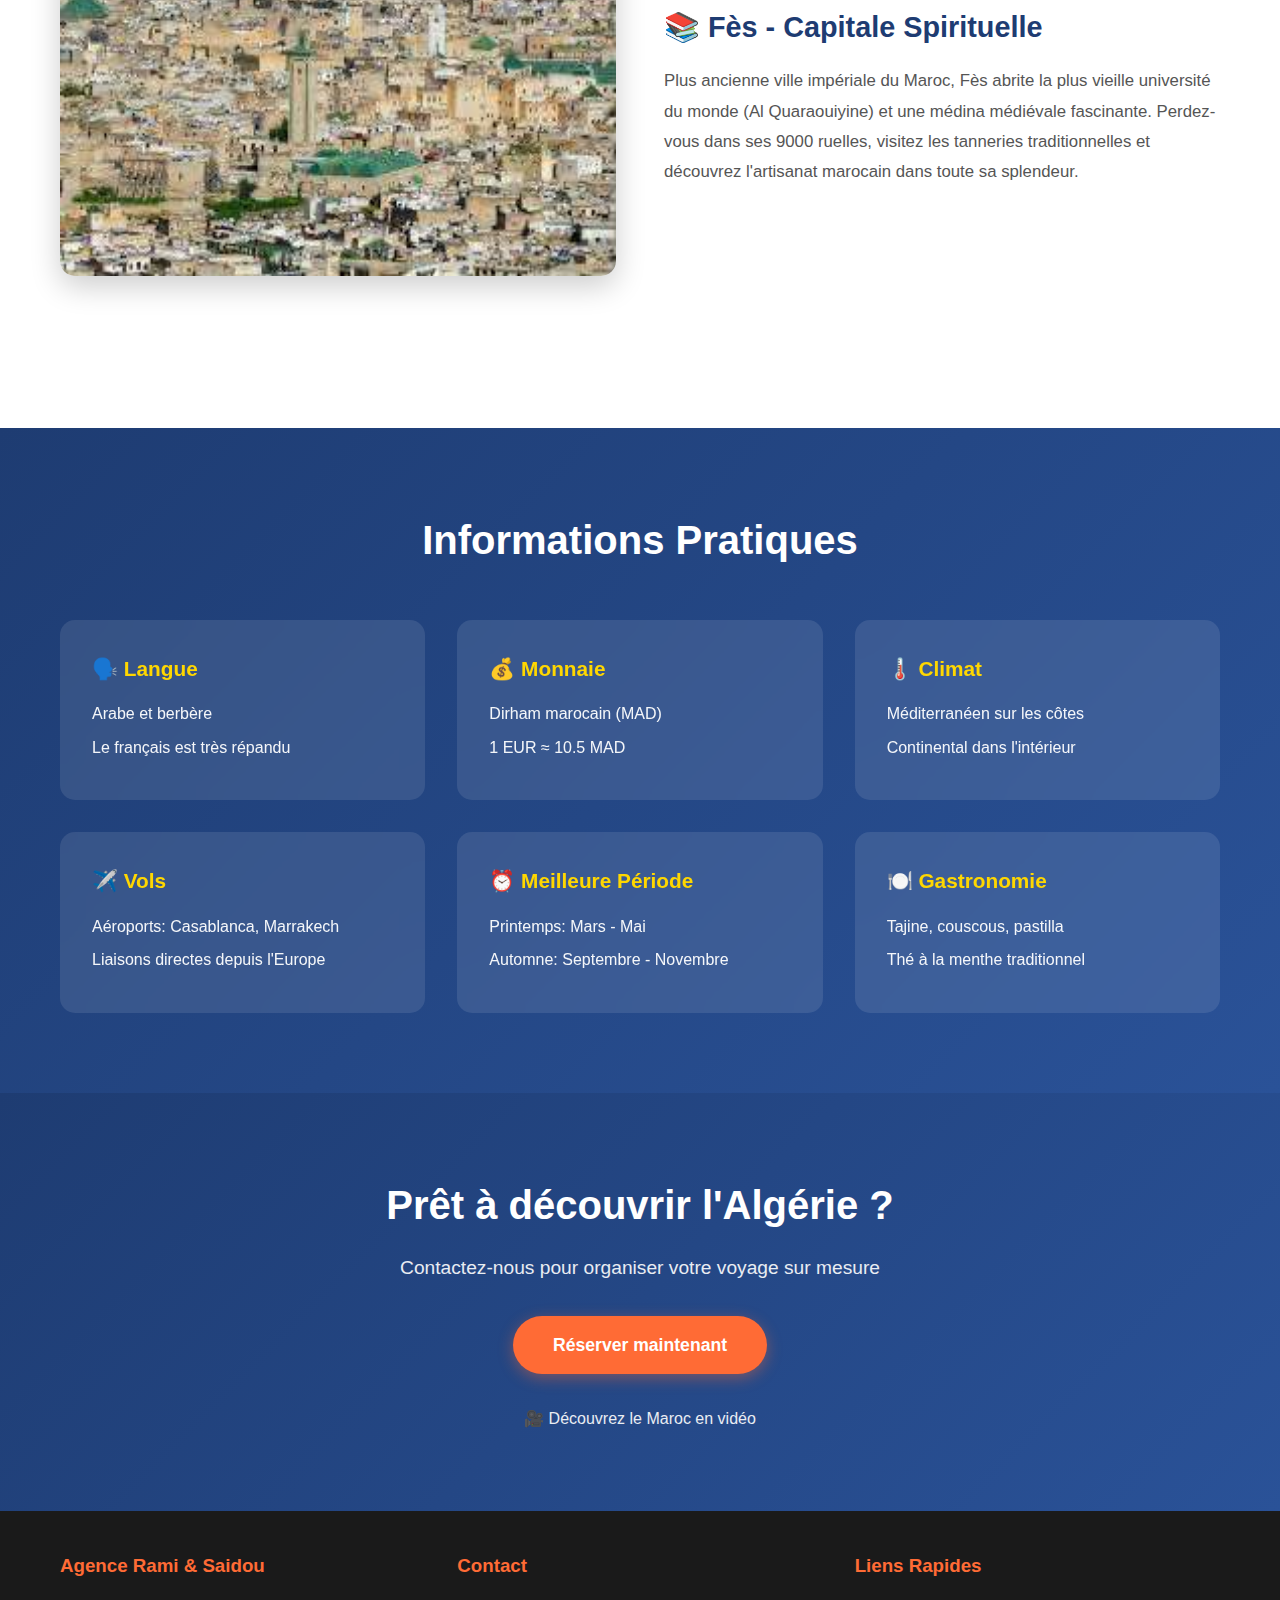
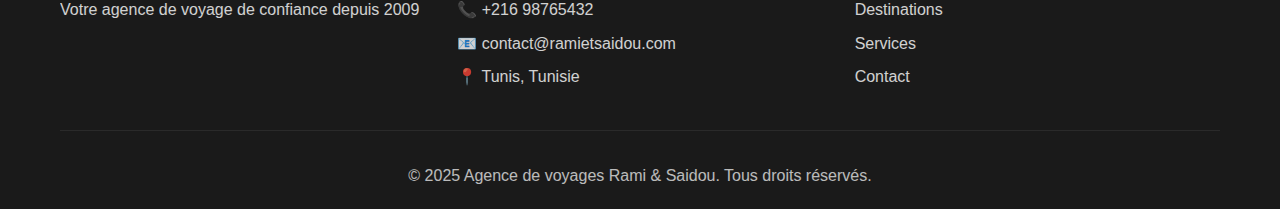
<file: Maroc.html>
<!DOCTYPE html>
<html lang="fr">
<head>
    <meta charset="UTF-8">
    <meta name="author" content="Rami & Saidou">
    <meta name="description" content="Découvrez le Maroc - Le royaume des couleurs. Explorez Marrakech, le désert de Merzouga et les montagnes de l'Atlas">
    <meta name="viewport" content="width=device-width, initial-scale=1.0">
    <title>Maroc - Agence de voyages Rami & Saidou</title>
    <link rel="stylesheet" href="Style.css">
</head>
<body>
    <header>
        <div class="header-container">
            <div class="logo">
                <h1>✈️Agence de voyages - Rami & Saidou</h1>
                <p class="tagline">Explorez le monde avec nous</p>
            </div>
            <nav>
                <ul>
                    <li><a href="index.html">Accueil</a></li>
                    <li><a href="page1.html">Destinations</a></li>
                    <li><a href="contact.html" > Contact</a></li>
                </ul>
            </nav>
        </div>
    </header>

    <section class="country-hero morocco-hero">
        <div class="hero-overlay">
            <h1>🏛️ Maroc</h1>
            <p class="hero-subtitle">Le Royaume des Couleurs</p>
        </div>
    </section>

    <section class="country-intro">
        <div class="container">
            <div class="intro-content">
                <div class="intro-text">
                    <h2>Bienvenue au Maroc</h2>
                    <p>
                        Le Maroc est un pays envoûtant où se mêlent traditions ancestrales et modernité. Des ruelles parfumées 
                        des médinas aux sommets enneigés de l'Atlas, du bleu apaisant de Chefchaouen aux dunes dorées de Merzouga, 
                        le royaume chérifien offre une palette infinie de couleurs et d'émotions.
                    </p>
                    <p>
                        Entre souks animés, palais somptueux, riads authentiques et hospitalité légendaire, le Maroc séduit par 
                        son charme oriental unique et sa diversité de paysages qui font de chaque voyage une aventure inoubliable.
                    </p>
                </div>
                <div class="intro-image">
                    <img src="images/m1.jpg" alt="Paysage du Maroc">
                </div>
            </div>
        </div>
    </section>

    <section class="highlights">
        <div class="container">
            <h2>Points Forts du Maroc</h2>
            <div class="highlights-grid">
                <div class="highlight-card">
                    <span class="highlight-icon">🕌</span>
                    <h3>Villes Impériales</h3>
                    <p>Marrakech, Fès, Meknès et Rabat - trésors architecturaux</p>
                </div>
                <div class="highlight-card">
                    <span class="highlight-icon">🏜️</span>
                    <h3>Désert du Sahara</h3>
                    <p>Dunes de Merzouga et Erg Chebbi pour une expérience unique</p>
                </div>
                <div class="highlight-card">
                    <span class="highlight-icon">⛰️</span>
                    <h3>Montagnes de l'Atlas</h3>
                    <p>Randonnées, villages berbères et neige en hiver</p>
                </div>
                <div class="highlight-card">
                    <span class="highlight-icon">🏖️</span>
                    <h3>Côtes Atlantique & Méditerranée</h3>
                    <p>Essaouira, Agadir et plages sauvages</p>
                </div>
            </div>
        </div>
    </section>

    <section class="destinations-section">
        <div class="container">
            <h2>Destinations Incontournables</h2>
            
            <div class="destination-detail">
                <div class="detail-content">
                    <h3>🌟 Marrakech - La Perle du Sud</h3>
                    <p>
                        Ville vibrante et colorée, Marrakech enchante par sa place Jemaâ el-Fna, ses souks labyrinthiques, 
                        le palais de la Bahia et les jardins Majorelle. La médina, classée UNESCO, révèle à chaque coin de rue 
                        des trésors architecturaux. Ne manquez pas un coucher de soleil depuis une terrasse donnant sur la Koutoubia.
                    </p>
                </div>
                <div class="detail-image">
                    <img src="images/m2.jpg" alt="Marrakech">
                </div>
            </div>

            <div class="destination-detail reverse">
                <div class="detail-content">
                    <h3>💙 Chefchaouen - La Ville Bleue</h3>
                    <p>
                        Nichée dans les montagnes du Rif, Chefchaouen est célèbre pour ses maisons peintes en bleu. 
                        Cette petite ville paisible offre une atmosphère unique, des ruelles photogéniques et une vue 
                        imprenable depuis la mosquée espagnole. C'est un havre de paix loin de l'agitation des grandes villes.
                    </p>
                </div>
                <div class="detail-image">
                    <img src="images/m3.jpg" alt="Chefchaouen">
                </div>
            </div>

            <div class="destination-detail">
                <div class="detail-content">
                    <h3>🏜️ Merzouga - Porte du Sahara</h3>
                    <p>
                        Point de départ pour découvrir les majestueuses dunes de l'Erg Chebbi, Merzouga offre l'expérience 
                        authentique du désert. Randonnées à dos de chameau, nuits sous les étoiles dans des camps berbères, 
                        et levers de soleil spectaculaires sur les dunes orangées vous attendent.
                    </p>
                </div>
                <div class="detail-image">
                    <img src="images/m4.jpg" alt="Désert de Merzouga">
                </div>
            </div>

            <div class="destination-detail reverse">
                <div class="detail-content">
                    <h3>📚 Fès - Capitale Spirituelle</h3>
                    <p>
                        Plus ancienne ville impériale du Maroc, Fès abrite la plus vieille université du monde (Al Quaraouiyine) 
                        et une médina médiévale fascinante. Perdez-vous dans ses 9000 ruelles, visitez les tanneries traditionnelles 
                        et découvrez l'artisanat marocain dans toute sa splendeur.
                    </p>
                </div>
                <div class="detail-image">
                    <img src="images/m5.jpg" alt="Médina de Fès">
                </div>
            </div>
        </div>
    </section>

    <section class="practical-info">
        <div class="container">
            <h2>Informations Pratiques</h2>
            <div class="info-grid">
                <div class="info-card">
                    <h3>🗣️ Langue</h3>
                    <p>Arabe et berbère</p>
                    <p>Le français est très répandu</p>
                </div>
                <div class="info-card">
                    <h3>💰 Monnaie</h3>
                    <p>Dirham marocain (MAD)</p>
                    <p>1 EUR ≈ 10.5 MAD</p>
                </div>
                <div class="info-card">
                    <h3>🌡️ Climat</h3>
                    <p>Méditerranéen sur les côtes</p>
                    <p>Continental dans l'intérieur</p>
                </div>
                <div class="info-card">
                    <h3>✈️ Vols</h3>
                    <p>Aéroports: Casablanca, Marrakech</p>
                    <p>Liaisons directes depuis l'Europe</p>
                </div>
                <div class="info-card">
                    <h3>⏰ Meilleure Période</h3>
                    <p>Printemps: Mars - Mai</p>
                    <p>Automne: Septembre - Novembre</p>
                </div>
                <div class="info-card">
                    <h3>🍽️ Gastronomie</h3>
                    <p>Tajine, couscous, pastilla</p>
                    <p>Thé à la menthe traditionnel</p>
                </div>
            </div>
        </div>
    </section>

    <section class="cta-section">
        <div class="container">
            <h2>Prêt à découvrir l'Algérie ?</h2>
            <p>Contactez-nous pour organiser votre voyage sur mesure</p>
            <a href="page5.html" class="cta-button">Réserver maintenant</a>
        </div>
            <div style="margin-top: 2rem;">
                <a href="https://www.youtube.com/watch?v=VzV9i5AOBsA" target="_blank" style="color: white; text-decoration: none; font-size: 1rem; opacity: 0.9; display: inline-flex; align-items: center; gap: 0.5rem;">
                    🎥 Découvrez le Maroc en vidéo
                </a>
            </div>

    </section>
    <footer>
        <div class="container">
            <div class="footer-content">
                <div class="footer-section">
                    <h3>Agence Rami & Saidou</h3>
                    <p>Votre agence de voyage de confiance depuis 2009</p>
                </div>
                <div class="footer-section">
                    <h3>Contact</h3>
                    <p>📞 +216 98765432</p>
                    <p>📧 contact@ramietsaidou.com</p>
                    <p>📍 Tunis, Tunisie</p>
                </div>
                <div class="footer-section">
                    <h3>Liens Rapides</h3>
                    <p><a href="page1.html">Destinations</a></p>
                    <p><a href="Agence_de_voyages.html">Services</a></p>
                    <p><a href="contact.html">Contact</a></p>
                </div>
            </div>
            <div class="footer-bottom">
                <p>&copy; 2025 Agence de voyages Rami & Saidou. Tous droits réservés.</p>
            </div>
        </div>
    </footer>
</body>
</html>
</file>
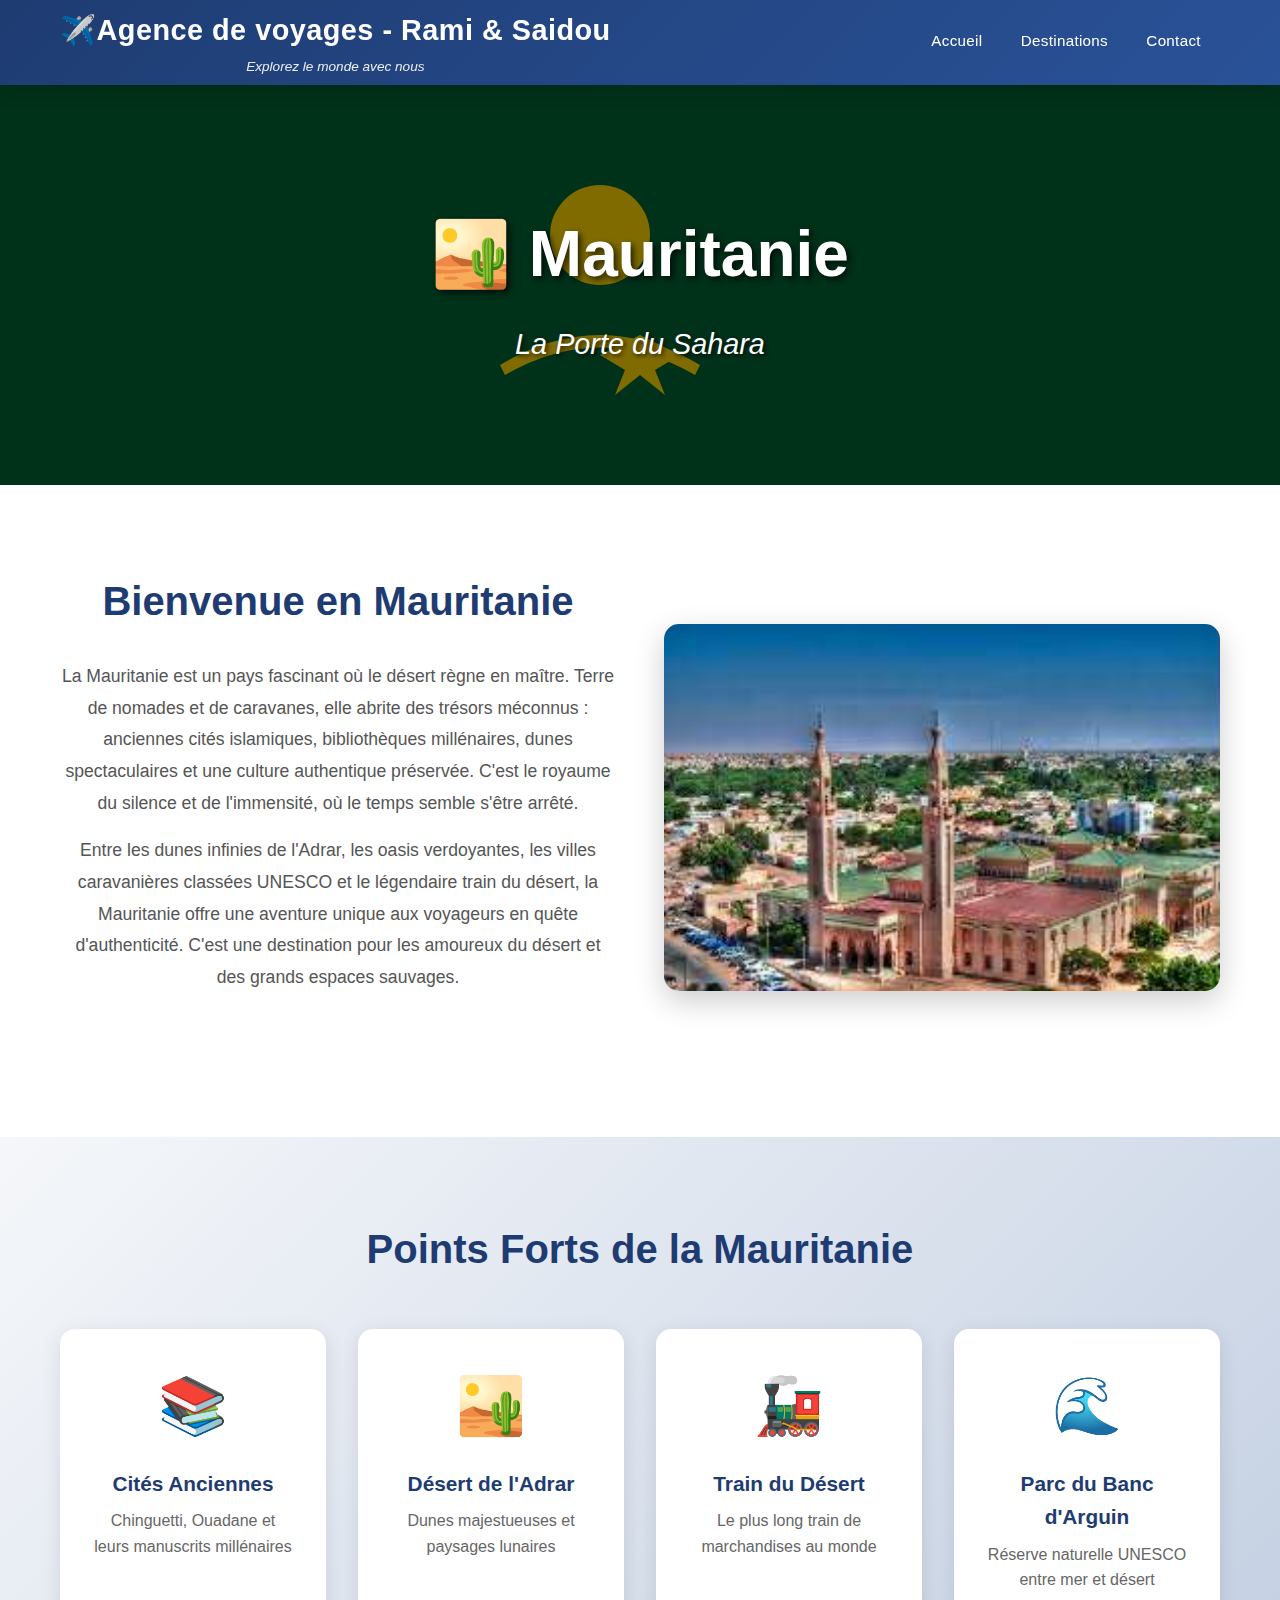
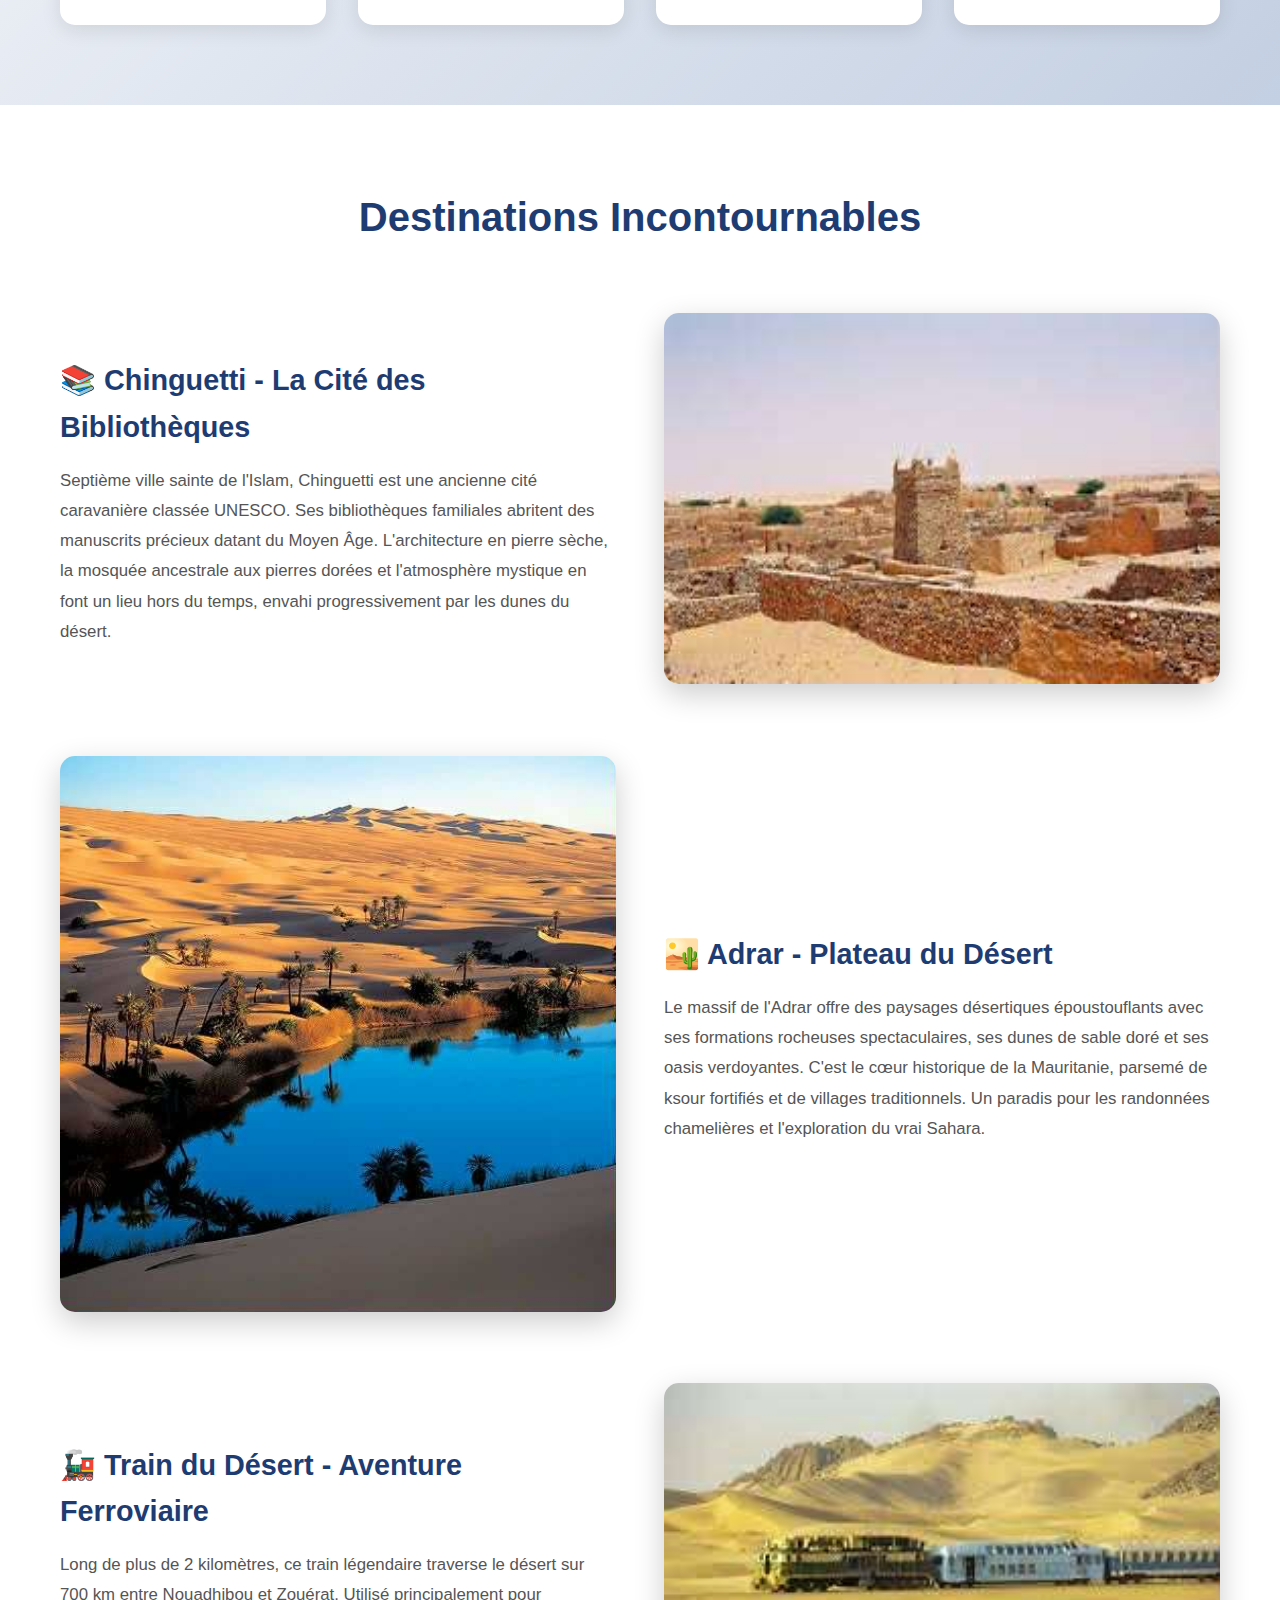
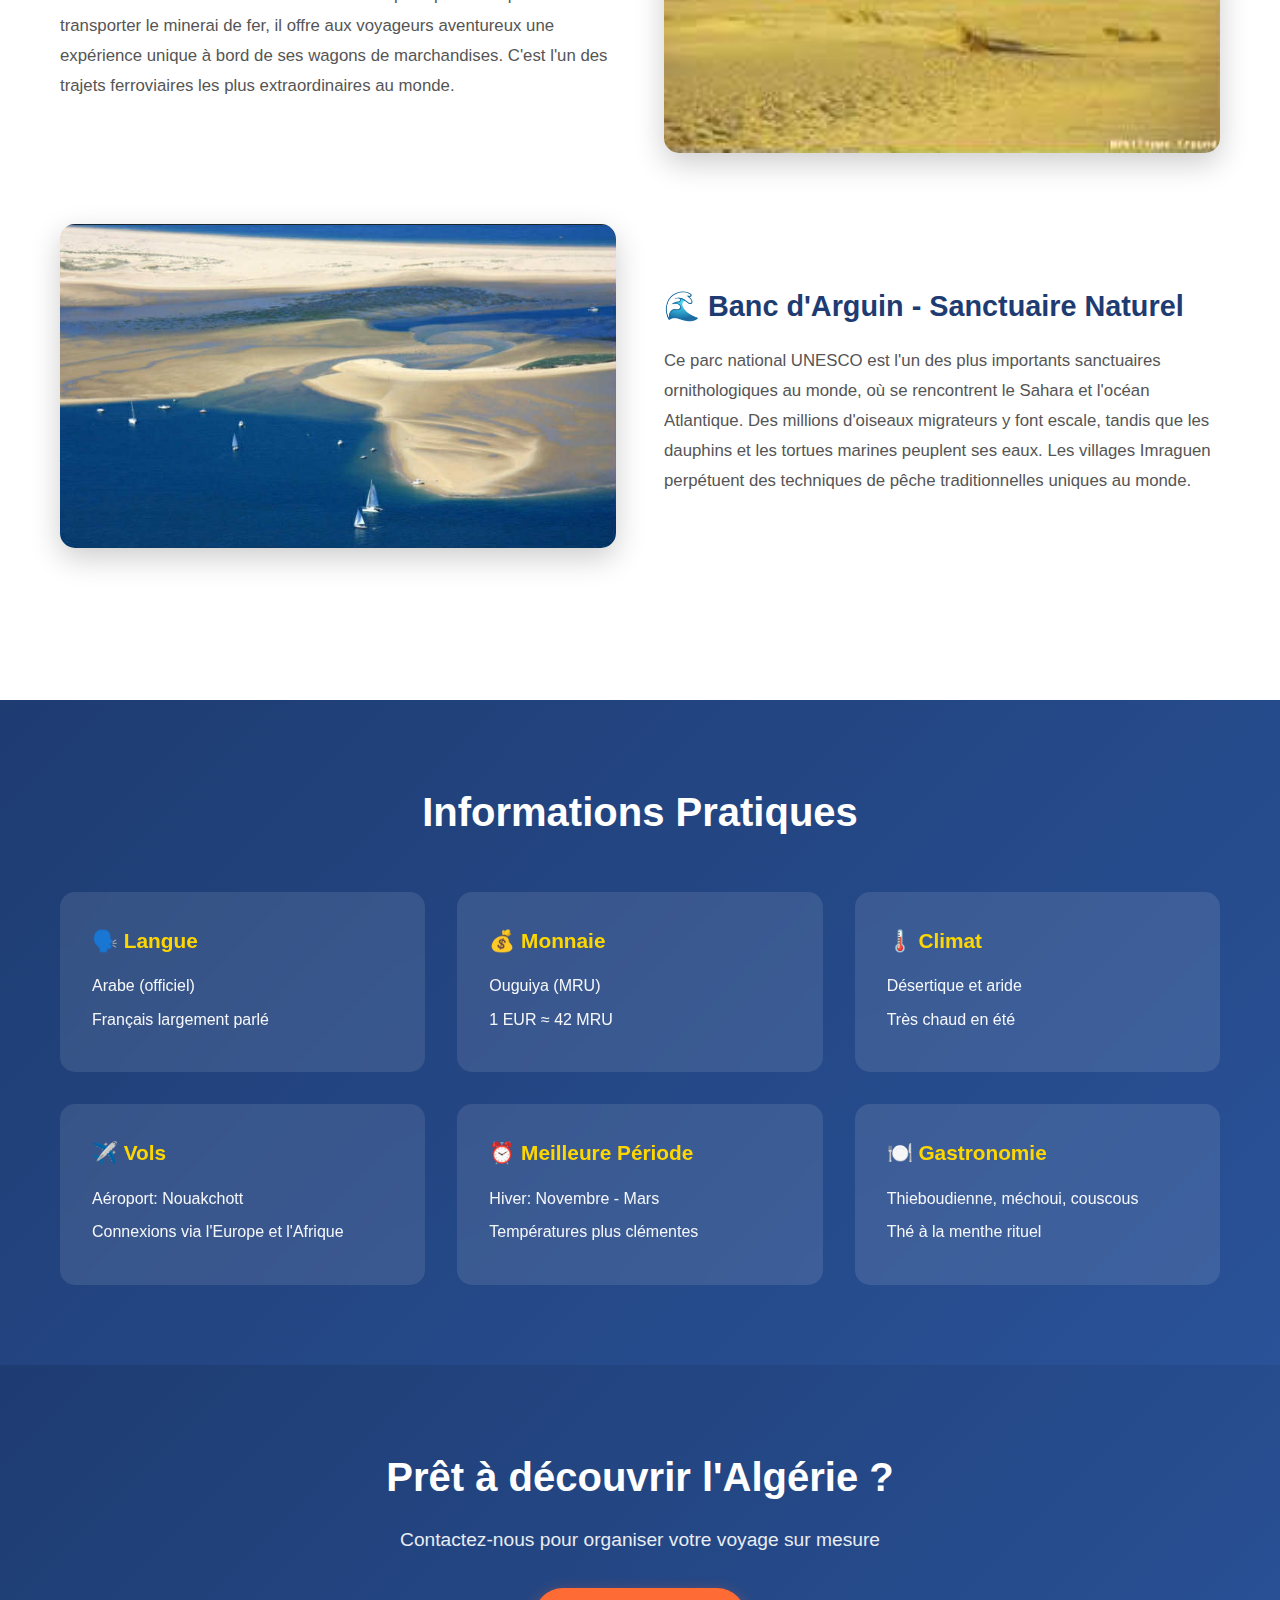
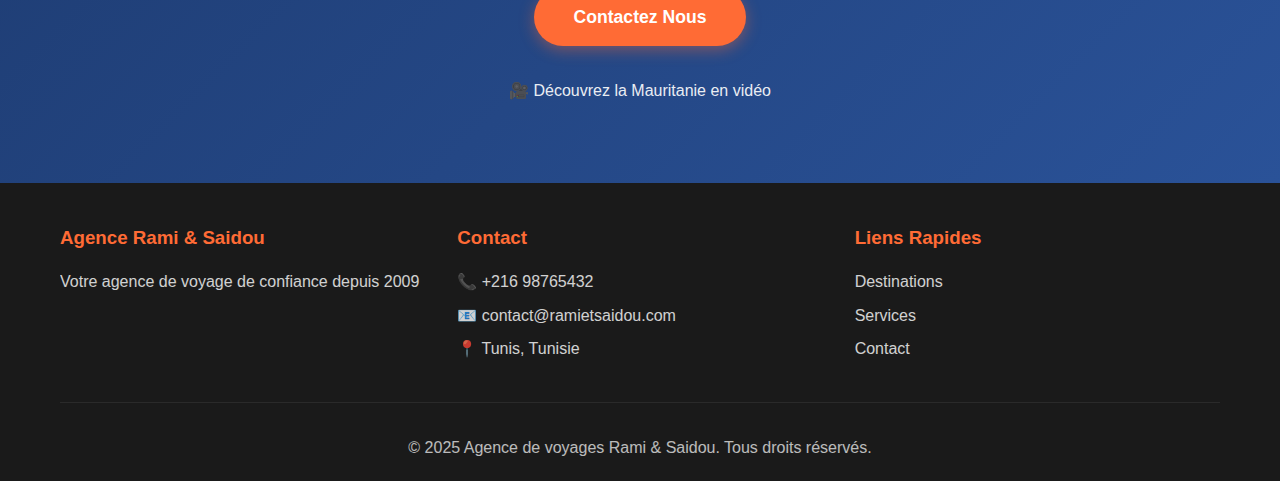
<file: Mauritanie.html>
<!DOCTYPE html>
<html lang="fr">
<head>
    <meta charset="UTF-8">
    <meta name="author" content="Rami & Saidou">
    <meta name="description" content="Découvrez la Mauritanie - La porte du Sahara. Explorez Chinguetti, le désert et les anciennes cités caravanières">
    <meta name="viewport" content="width=device-width, initial-scale=1.0">
    <title>Mauritanie - Agence de voyages Rami & Saidou</title>
    <link rel="stylesheet" href="Style.css">
</head>
<body>
    <header>
        <div class="header-container">
            <div class="logo">
                <h1>✈️Agence de voyages - Rami & Saidou</h1>
                <p class="tagline">Explorez le monde avec nous</p>
            </div>
            <nav>
                <ul>
                    <li><a href="index.html">Accueil</a></li>
                    <li><a href="page1.html">Destinations</a></li>
                    <li><a href="contact.html" > Contact</a></li>
                    
                </ul>
            </nav>
        </div>
    </header>

    <section class="country-hero mauritania-hero">
        <div class="hero-overlay">
            <h1>🏜️ Mauritanie</h1>
            <p class="hero-subtitle">La Porte du Sahara</p>
        </div>
    </section>

    <section class="country-intro">
        <div class="container">
            <div class="intro-content">
                <div class="intro-text">
                    <h2>Bienvenue en Mauritanie</h2>
                    <p>
                        La Mauritanie est un pays fascinant où le désert règne en maître. Terre de nomades et de caravanes, 
                        elle abrite des trésors méconnus : anciennes cités islamiques, bibliothèques millénaires, dunes 
                        spectaculaires et une culture authentique préservée. C'est le royaume du silence et de l'immensité, 
                        où le temps semble s'être arrêté.
                    </p>
                    <p>
                        Entre les dunes infinies de l'Adrar, les oasis verdoyantes, les villes caravanières classées UNESCO 
                        et le légendaire train du désert, la Mauritanie offre une aventure unique aux voyageurs en quête 
                        d'authenticité. C'est une destination pour les amoureux du désert et des grands espaces sauvages.
                    </p>
                </div>
                <div class="intro-image">
                    <img src="images/mt1.jpg" alt="Paysage de la Mauritanie">
                </div>
            </div>
        </div>
    </section>

    <section class="highlights">
        <div class="container">
            <h2>Points Forts de la Mauritanie</h2>
            <div class="highlights-grid">
                <div class="highlight-card">
                    <span class="highlight-icon">📚</span>
                    <h3>Cités Anciennes</h3>
                    <p>Chinguetti, Ouadane et leurs manuscrits millénaires</p>
                </div>
                <div class="highlight-card">
                    <span class="highlight-icon">🏜️</span>
                    <h3>Désert de l'Adrar</h3>
                    <p>Dunes majestueuses et paysages lunaires</p>
                </div>
                <div class="highlight-card">
                    <span class="highlight-icon">🚂</span>
                    <h3>Train du Désert</h3>
                    <p>Le plus long train de marchandises au monde</p>
                </div>
                <div class="highlight-card">
                    <span class="highlight-icon">🌊</span>
                    <h3>Parc du Banc d'Arguin</h3>
                    <p>Réserve naturelle UNESCO entre mer et désert</p>
                </div>
            </div>
        </div>
    </section>

    <section class="destinations-section">
        <div class="container">
            <h2>Destinations Incontournables</h2>
            
            <div class="destination-detail">
                <div class="detail-content">
                    <h3>📚 Chinguetti - La Cité des Bibliothèques</h3>
                    <p>
                        Septième ville sainte de l'Islam, Chinguetti est une ancienne cité caravanière classée UNESCO. 
                        Ses bibliothèques familiales abritent des manuscrits précieux datant du Moyen Âge. L'architecture 
                        en pierre sèche, la mosquée ancestrale aux pierres dorées et l'atmosphère mystique en font un lieu 
                        hors du temps, envahi progressivement par les dunes du désert.
                    </p>
                </div>
                <div class="detail-image">
                    <img src="images/mt4 (4).jpg" alt="Chinguetti">
                </div>
            </div>

            <div class="destination-detail reverse">
                <div class="detail-content">
                    <h3>🏜️ Adrar - Plateau du Désert</h3>
                    <p>
                        Le massif de l'Adrar offre des paysages désertiques époustouflants avec ses formations rocheuses 
                        spectaculaires, ses dunes de sable doré et ses oasis verdoyantes. C'est le cœur historique de la 
                        Mauritanie, parsemé de ksour fortifiés et de villages traditionnels. Un paradis pour les randonnées 
                        chamelières et l'exploration du vrai Sahara.
                    </p>
                </div>
                <div class="detail-image">
                    <img src="images/algeria1.jpg" alt="Adrar">
                </div>
            </div>

            <div class="destination-detail">
                <div class="detail-content">
                    <h3>🚂 Train du Désert - Aventure Ferroviaire</h3>
                    <p>
                        Long de plus de 2 kilomètres, ce train légendaire traverse le désert sur 700 km entre Nouadhibou 
                        et Zouérat. Utilisé principalement pour transporter le minerai de fer, il offre aux voyageurs 
                        aventureux une expérience unique à bord de ses wagons de marchandises. C'est l'un des trajets 
                        ferroviaires les plus extraordinaires au monde.
                    </p>
                </div>
                <div class="detail-image">
                    <img src="images/mt4 (5).jpg" alt="Train du Désert">
                </div>
            </div>

            <div class="destination-detail reverse">
                <div class="detail-content">
                    <h3>🌊 Banc d'Arguin - Sanctuaire Naturel</h3>
                    <p>
                        Ce parc national UNESCO est l'un des plus importants sanctuaires ornithologiques au monde, où 
                        se rencontrent le Sahara et l'océan Atlantique. Des millions d'oiseaux migrateurs y font escale, 
                        tandis que les dauphins et les tortues marines peuplent ses eaux. Les villages Imraguen perpétuent 
                        des techniques de pêche traditionnelles uniques au monde.
                    </p>
                </div>
                <div class="detail-image">
                    <img src="images/mt4 (3).jpg" alt="Banc d'Arguin">
                </div>
            </div>
        </div>
    </section>

    <section class="practical-info">
        <div class="container">
            <h2>Informations Pratiques</h2>
            <div class="info-grid">
                <div class="info-card">
                    <h3>🗣️ Langue</h3>
                    <p>Arabe (officiel)</p>
                    <p>Français largement parlé</p>
                </div>
                <div class="info-card">
                    <h3>💰 Monnaie</h3>
                    <p>Ouguiya (MRU)</p>
                    <p>1 EUR ≈ 42 MRU</p>
                </div>
                <div class="info-card">
                    <h3>🌡️ Climat</h3>
                    <p>Désertique et aride</p>
                    <p>Très chaud en été</p>
                </div>
                <div class="info-card">
                    <h3>✈️ Vols</h3>
                    <p>Aéroport: Nouakchott</p>
                    <p>Connexions via l'Europe et l'Afrique</p>
                </div>
                <div class="info-card">
                    <h3>⏰ Meilleure Période</h3>
                    <p>Hiver: Novembre - Mars</p>
                    <p>Températures plus clémentes</p>
                </div>
                <div class="info-card">
                    <h3>🍽️ Gastronomie</h3>
                    <p>Thieboudienne, méchoui, couscous</p>
                    <p>Thé à la menthe rituel</p>
                </div>
            </div>
        </div>
    </section>

    <section class="cta-section">
        <div class="container">
            <h2>Prêt à découvrir l'Algérie ?</h2>
            <p>Contactez-nous pour organiser votre voyage sur mesure</p>
            <a href="contact.html" class="cta-button">Contactez Nous </a>
        </div>
            <div style="margin-top: 2rem;">
                <a href="https://www.youtube.com/watch?v=vgRneEkNxbU" target="_blank" style="color: white; text-decoration: none; font-size: 1rem; opacity: 0.9; display: inline-flex; align-items: center; gap: 0.5rem;">
                    🎥 Découvrez la Mauritanie en vidéo
                </a>
            </div>

    </section>

    <footer>
        <div class="container">
            <div class="footer-content">
                <div class="footer-section">
                    <h3>Agence Rami & Saidou</h3>
                    <p>Votre agence de voyage de confiance depuis 2009</p>
                </div>
                <div class="footer-section">
                    <h3>Contact</h3>
                    <p>📞 +216 98765432</p>
                    <p>📧 contact@ramietsaidou.com</p>
                    <p>📍 Tunis, Tunisie</p>
                </div>
                <div class="footer-section">
                    <h3>Liens Rapides</h3>
                    <p><a href="page1.html">Destinations</a></p>
                    <p><a href="Agence_de_voyages.html">Services</a></p>
                    <p><a href="contact.html">Contact</a></p>
                </div>
            </div>
            <div class="footer-bottom">
                <p>&copy; 2025 Agence de voyages Rami & Saidou. Tous droits réservés.</p>
            </div>
        </div>
    </footer>
</body>

</html>
</file>
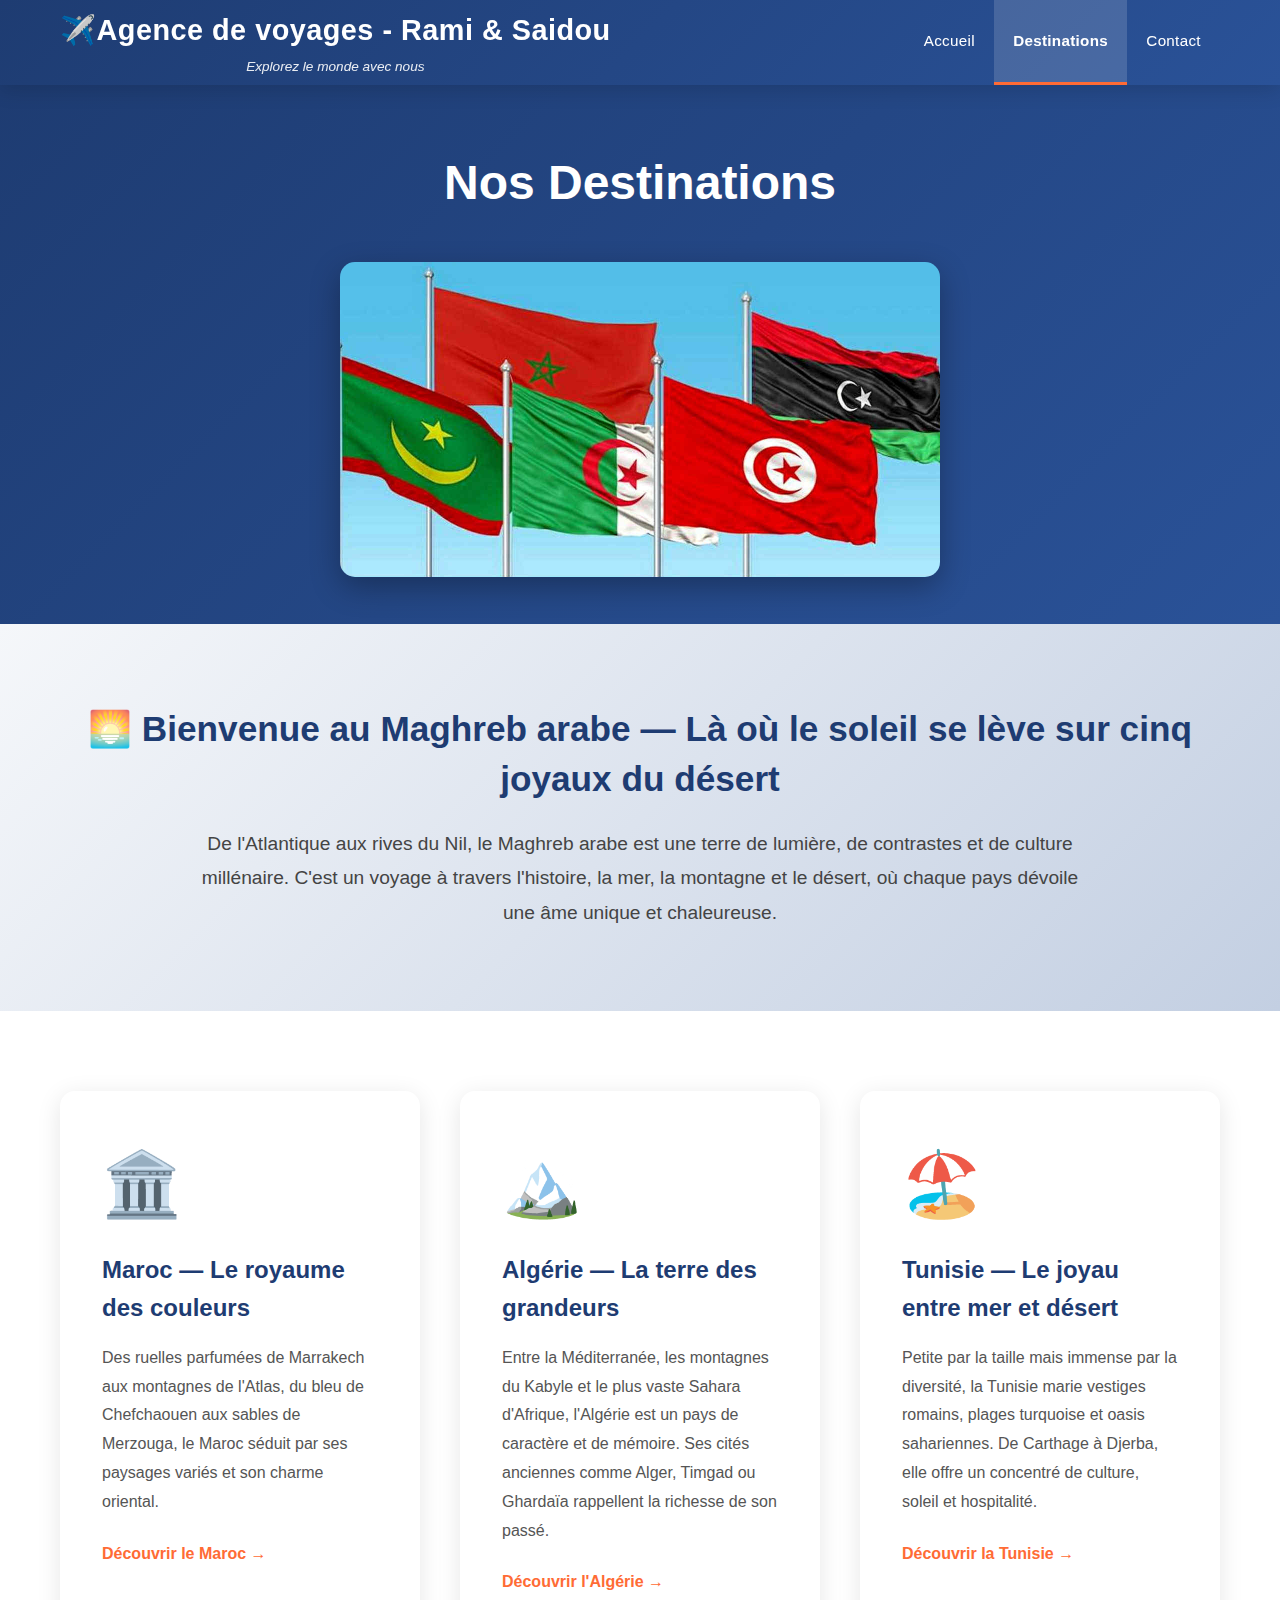
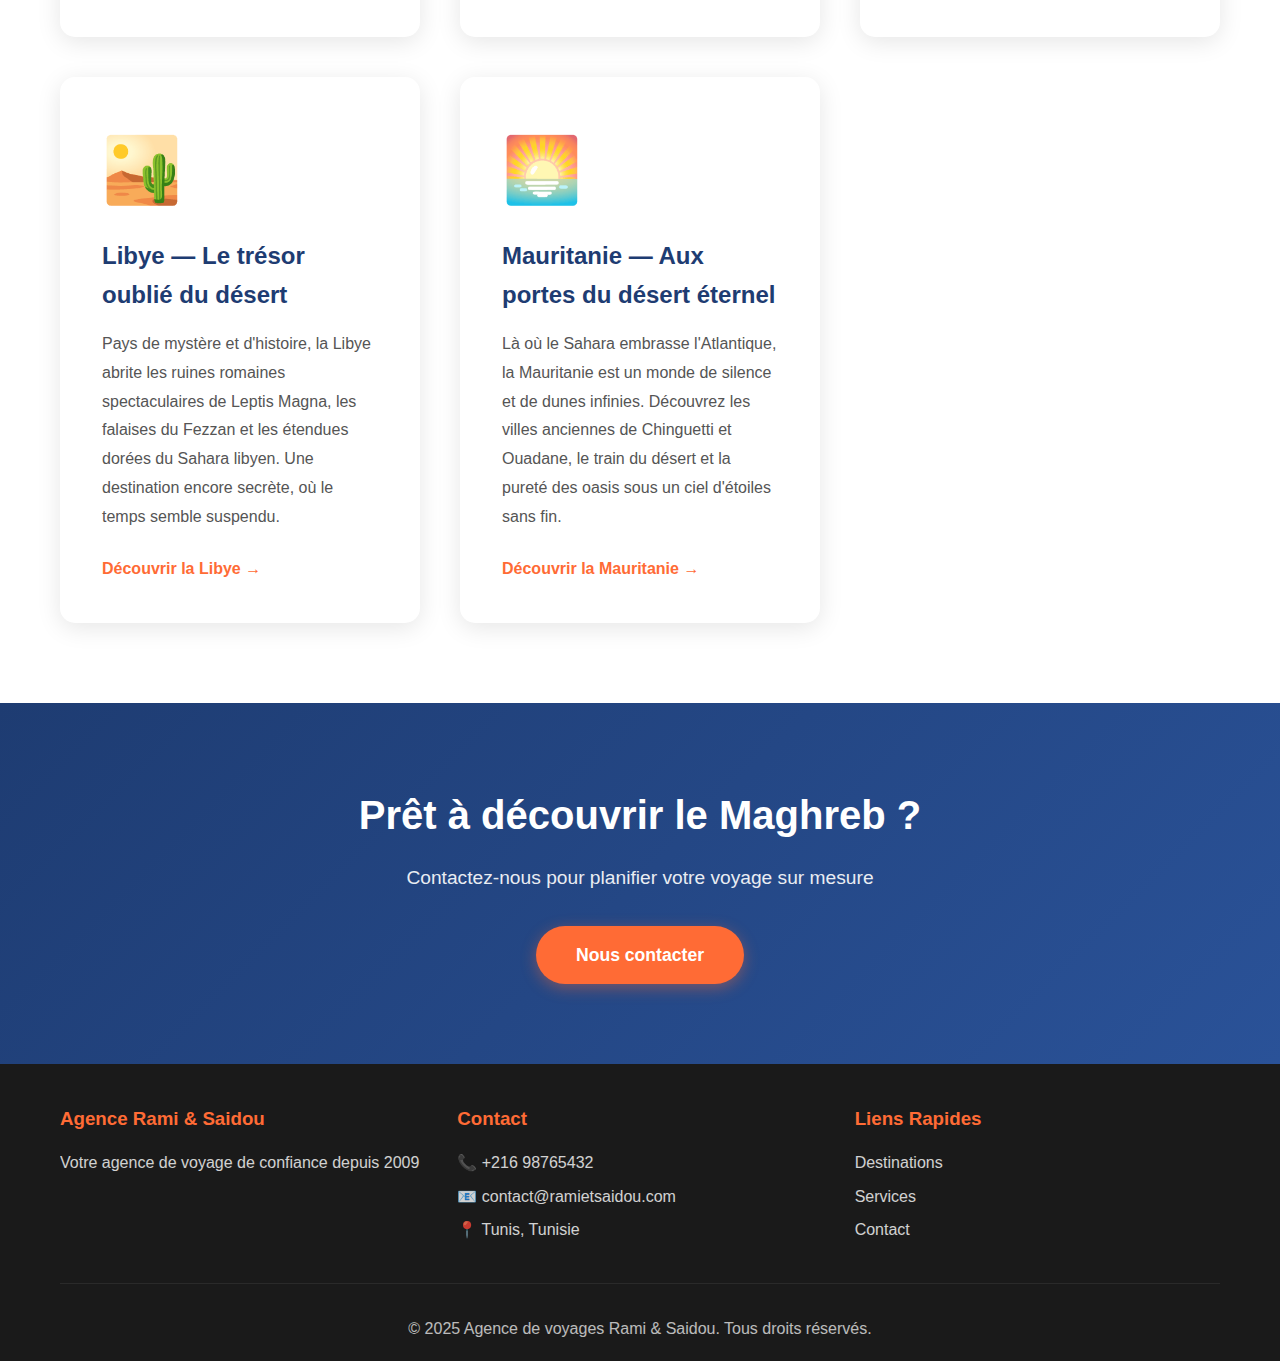
<file: page1.html>
<!DOCTYPE html>
<html lang="fr">
<head>
    <meta charset="UTF-8">
    <meta name="author" content="Rami & Saidou">
    <meta name="description" content="Découvrez nos destinations au Maghreb arabe - Maroc, Algérie, Tunisie, Libye et Mauritanie">
    <meta name="viewport" content="width=device-width, initial-scale=1.0">
    <title>Destinations - Agence de voyages Rami & Saidou</title>
    <link rel="stylesheet" href="Style.css">
</head>
<body>
    <header>
        <div class="header-container">
            <div class="logo">
                <h1>✈️Agence de voyages - Rami & Saidou</h1>
                <p class="tagline">Explorez le monde avec nous</p>
            </div>
            <nav>
                <ul>
                    <li><a href="Agence_de_voyages.html">Accueil</a></li>
                    <li><a href="page1.html" class="active">Destinations</a></li>
                    <li><a href="contact.html"> Contact</a></li>
                </ul>
            </nav>
        </div>
    </header>

    <section class="page-header">
        <div class="container">
            <h2>Nos Destinations</h2>
            <img src="images/pays_introduction.jpg">
        </div>
    </section>

    <section class="destinations-intro">
        <div class="container">
            <h2 class="intro-title">🌅 Bienvenue au Maghreb arabe — Là où le soleil se lève sur cinq joyaux du désert</h2>
            <p class="intro-description">
                De l'Atlantique aux rives du Nil, le Maghreb arabe est une terre de lumière, de contrastes et de culture millénaire. 
                C'est un voyage à travers l'histoire, la mer, la montagne et le désert, où chaque pays dévoile une âme unique et chaleureuse.
            </p>
        </div>
    </section>

    <section class="destinations-grid">
        <div class="container">
            <div class="destination-card">
                <div class="card-icon">🏛️</div>
                <h3>Maroc — Le royaume des couleurs</h3>
                <p>
                    Des ruelles parfumées de Marrakech aux montagnes de l'Atlas, du bleu de Chefchaouen aux sables de Merzouga, 
                    le Maroc séduit par ses paysages variés et son charme oriental.
                </p>
                <a href="Maroc.html" class="card-link">Découvrir le Maroc →</a>
            </div>

            <div class="destination-card">
                <div class="card-icon">🏔️</div>
                <h3>Algérie — La terre des grandeurs</h3>
                <p>
                    Entre la Méditerranée, les montagnes du Kabyle et le plus vaste Sahara d'Afrique, l'Algérie est un pays de caractère et de mémoire. 
                    Ses cités anciennes comme Alger, Timgad ou Ghardaïa rappellent la richesse de son passé.
                </p>
                <a href="Algérie.html" class="card-link">Découvrir l'Algérie →</a>
            </div>

            <div class="destination-card">
                <div class="card-icon">🏖️</div>
                <h3>Tunisie — Le joyau entre mer et désert</h3>
                <p>
                    Petite par la taille mais immense par la diversité, la Tunisie marie vestiges romains, plages turquoise et oasis sahariennes. 
                    De Carthage à Djerba, elle offre un concentré de culture, soleil et hospitalité.
                </p>
                <a href="Tunisia.html" class="card-link">Découvrir la Tunisie →</a>
            </div>

            <div class="destination-card">
                <div class="card-icon">🏜️</div>
                <h3>Libye — Le trésor oublié du désert</h3>
                <p>
                    Pays de mystère et d'histoire, la Libye abrite les ruines romaines spectaculaires de Leptis Magna, les falaises du Fezzan 
                    et les étendues dorées du Sahara libyen. Une destination encore secrète, où le temps semble suspendu.
                </p>
                <a href="Libya.html" class="card-link">Découvrir la Libye →</a>
            </div>

            <div class="destination-card">
                <div class="card-icon">🌅</div>
                <h3>Mauritanie — Aux portes du désert éternel</h3>
                <p>
                    Là où le Sahara embrasse l'Atlantique, la Mauritanie est un monde de silence et de dunes infinies. 
                    Découvrez les villes anciennes de Chinguetti et Ouadane, le train du désert et la pureté des oasis sous un ciel d'étoiles sans fin.
                </p>
                <a href="Mauritanie.html" class="card-link">Découvrir la Mauritanie →</a>
            </div>
        </div>
    </section>

    <section class="cta-section">
        <div class="container">
            <h2>Prêt à découvrir le Maghreb ?</h2>
            <p>Contactez-nous pour planifier votre voyage sur mesure</p>
            <a href="contact.html" class="cta-button">Nous contacter</a>
        </div>
    </section>

    <footer>
        <div class="container">
            <div class="footer-content">
                <div class="footer-section">
                    <h3>Agence Rami & Saidou</h3>
                    <p>Votre agence de voyage de confiance depuis 2009</p>
                </div>
                <div class="footer-section">
                    <h3>Contact</h3>
                    <p>📞 +216 98765432</p>
                    <p>📧 contact@ramietsaidou.com</p>
                    <p>📍 Tunis, Tunisie</p>
                </div>
                <div class="footer-section">
                    <h3>Liens Rapides</h3>
                    <p><a href="page1.html">Destinations</a></p>
                    <p><a href="Agence_de_voyages.html">Services</a></p>
                    <p><a href="contact.html">Contact</a></p>
                </div>
            </div>
            <div class="footer-bottom">
                <p>&copy; 2025 Agence de voyages Rami & Saidou. Tous droits réservés.</p>
            </div>
        </div>
    </footer>
</body>
</html>
</file>
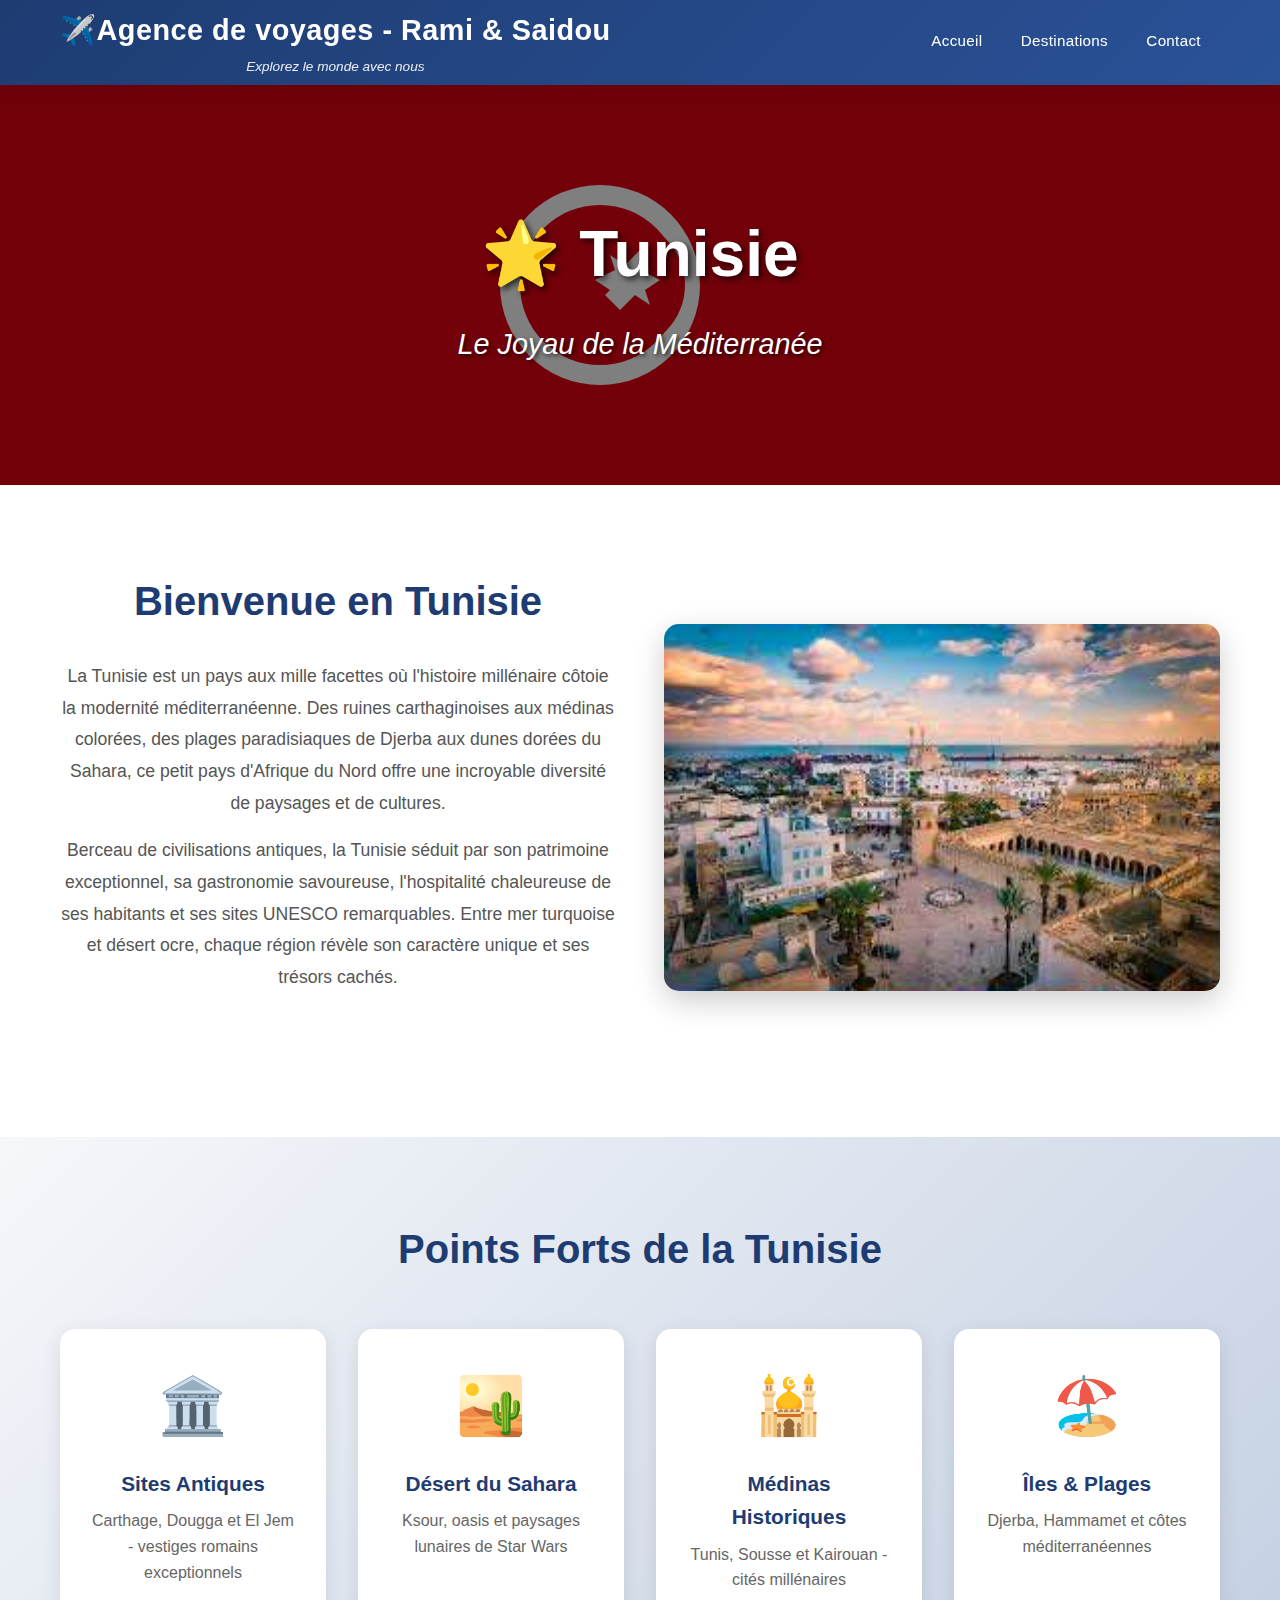
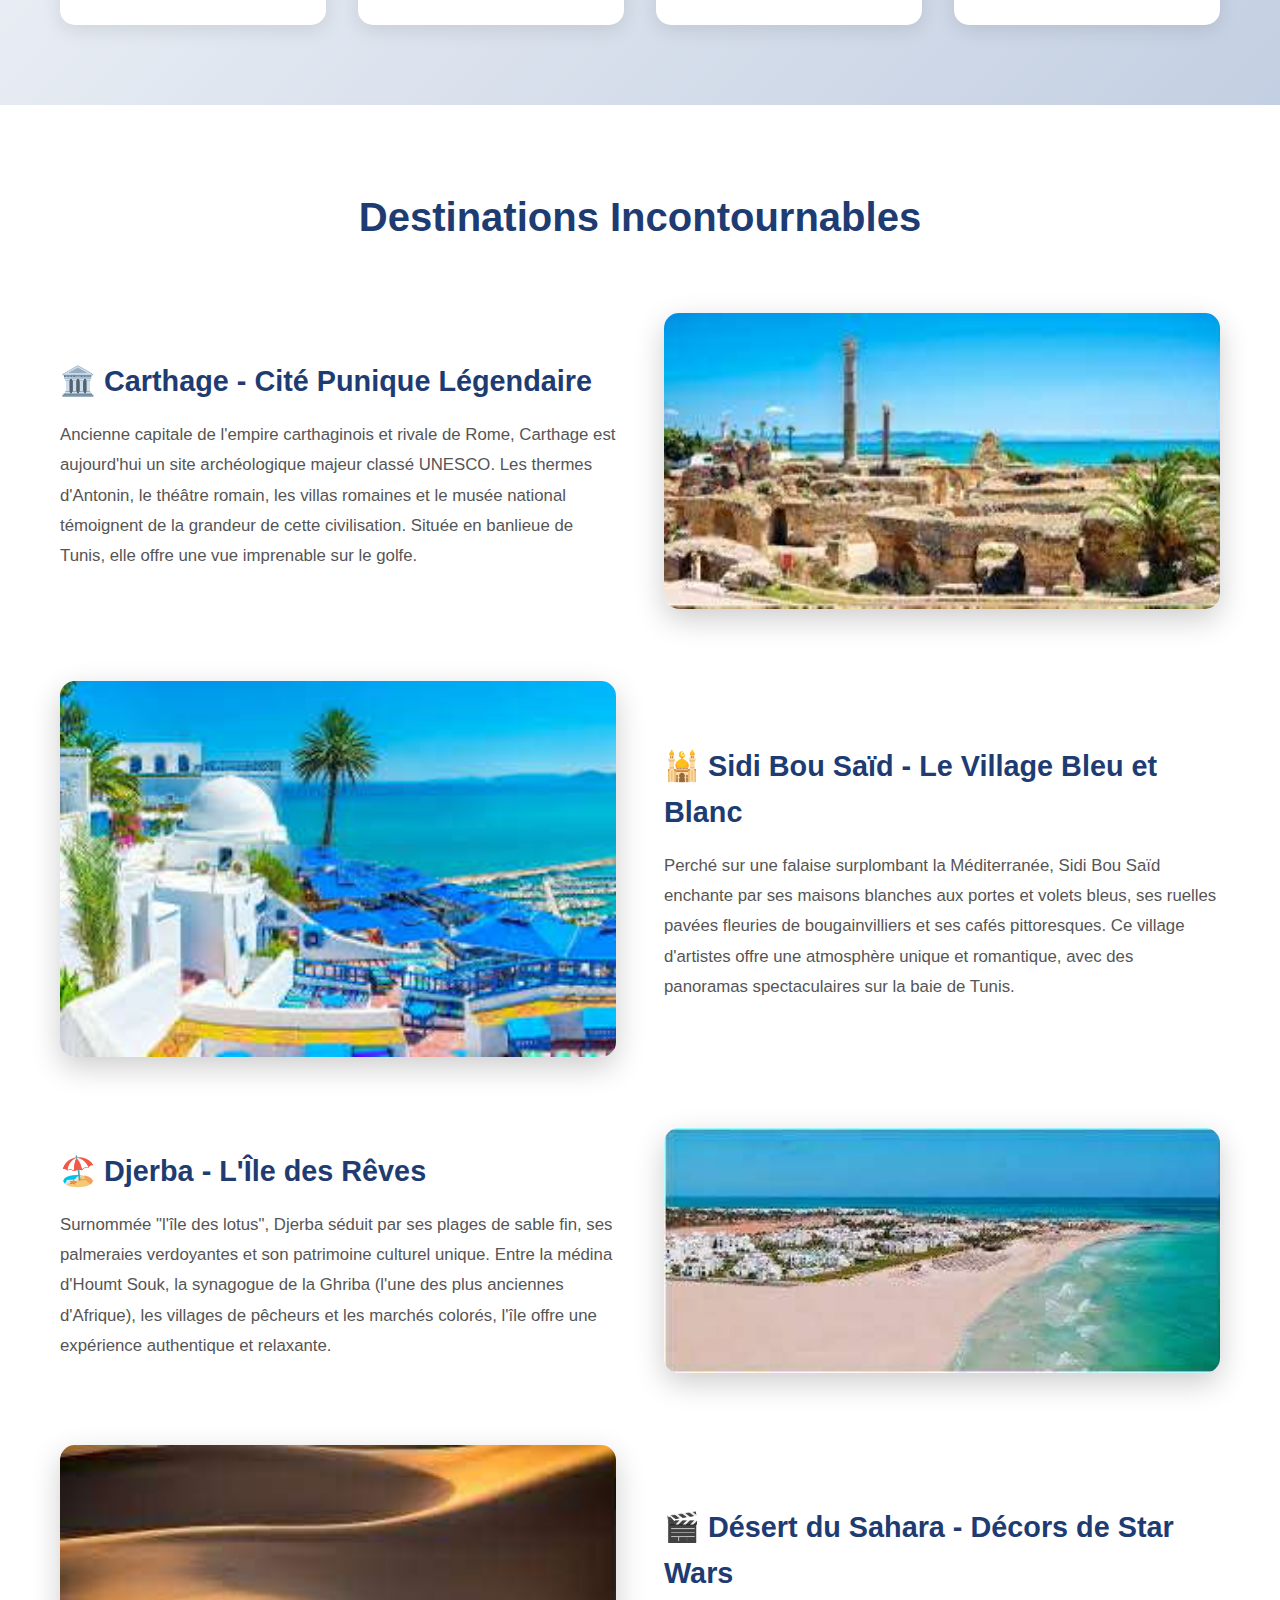
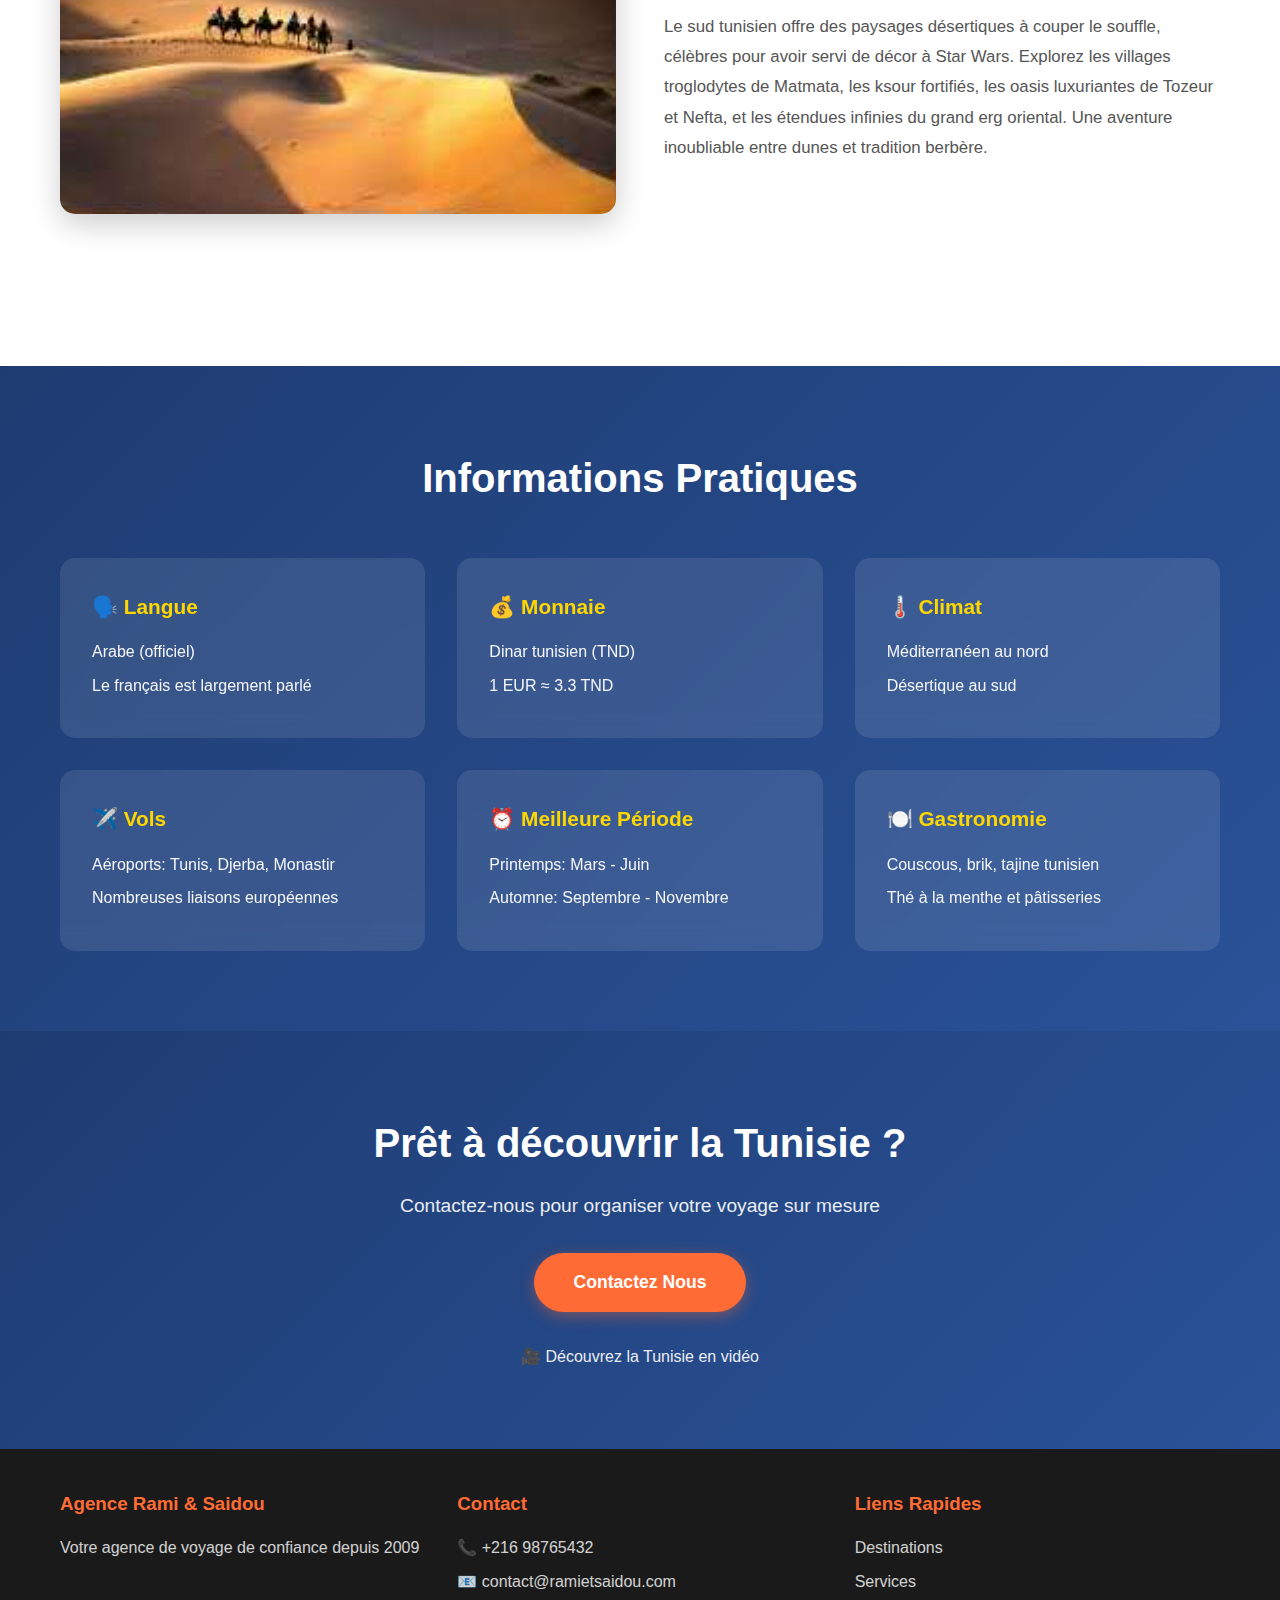
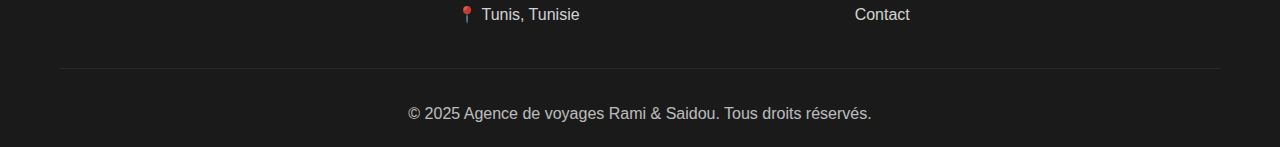
<file: Tunisia.html>
<!DOCTYPE html>
<html lang="fr">
<head>
    <meta charset="UTF-8">
    <meta name="author" content="Rami & Saidou">
    <meta name="description" content="Découvrez la Tunisie - Le joyau de la Méditerranée. Explorez Carthage, le désert du Sahara et les plages de Djerba">
    <meta name="viewport" content="width=device-width, initial-scale=1.0">
    <title>Tunisie - Agence de voyages Rami & Saidou</title>
    <link rel="stylesheet" href="Style.css">
</head>
<body>
    <header>
        <div class="header-container">
            <div class="logo">
                <h1>✈️Agence de voyages - Rami & Saidou</h1>
                <p class="tagline">Explorez le monde avec nous</p>
            </div>
            <nav>
                <ul>
                    <li><a href="index.html">Accueil</a></li>
                    <li><a href="page1.html">Destinations</a></li>
                    <li><a href="contact.html"> Contact</a></li>
                </ul>
            </nav>
        </div>
    </header>

    <section class="country-hero tunisia-hero">
        <div class="hero-overlay">
            <h1>🌟 Tunisie</h1>
            <p class="hero-subtitle">Le Joyau de la Méditerranée</p>
        </div>
    </section>

    <section class="country-intro">
        <div class="container">
            <div class="intro-content">
                <div class="intro-text">
                    <h2>Bienvenue en Tunisie</h2>
                    <p>
                        La Tunisie est un pays aux mille facettes où l'histoire millénaire côtoie la modernité méditerranéenne. 
                        Des ruines carthaginoises aux médinas colorées, des plages paradisiaques de Djerba aux dunes dorées 
                        du Sahara, ce petit pays d'Afrique du Nord offre une incroyable diversité de paysages et de cultures.
                    </p>
                    <p>
                        Berceau de civilisations antiques, la Tunisie séduit par son patrimoine exceptionnel, sa gastronomie 
                        savoureuse, l'hospitalité chaleureuse de ses habitants et ses sites UNESCO remarquables. Entre mer 
                        turquoise et désert ocre, chaque région révèle son caractère unique et ses trésors cachés.
                    </p>
                </div>
                <div class="intro-image">
                    <img src="images/t1.jpg" alt="Paysage de la Tunisie">
                </div>
            </div>
        </div>
    </section>

    <section class="highlights">
        <div class="container">
            <h2>Points Forts de la Tunisie</h2>
            <div class="highlights-grid">
                <div class="highlight-card">
                    <span class="highlight-icon">🏛️</span>
                    <h3>Sites Antiques</h3>
                    <p>Carthage, Dougga et El Jem - vestiges romains exceptionnels</p>
                </div>
                <div class="highlight-card">
                    <span class="highlight-icon">🏜️</span>
                    <h3>Désert du Sahara</h3>
                    <p>Ksour, oasis et paysages lunaires de Star Wars</p>
                </div>
                <div class="highlight-card">
                    <span class="highlight-icon">🕌</span>
                    <h3>Médinas Historiques</h3>
                    <p>Tunis, Sousse et Kairouan - cités millénaires</p>
                </div>
                <div class="highlight-card">
                    <span class="highlight-icon">🏖️</span>
                    <h3>Îles & Plages</h3>
                    <p>Djerba, Hammamet et côtes méditerranéennes</p>
                </div>
            </div>
        </div>
    </section>

    <section class="destinations-section">
        <div class="container">
            <h2>Destinations Incontournables</h2>
            
            <div class="destination-detail">
                <div class="detail-content">
                    <h3>🏛️ Carthage - Cité Punique Légendaire</h3>
                    <p>
                        Ancienne capitale de l'empire carthaginois et rivale de Rome, Carthage est aujourd'hui un site 
                        archéologique majeur classé UNESCO. Les thermes d'Antonin, le théâtre romain, les villas romaines 
                        et le musée national témoignent de la grandeur de cette civilisation. Située en banlieue de Tunis, 
                        elle offre une vue imprenable sur le golfe.
                    </p>
                </div>
                <div class="detail-image">
                    <img src="images/t2.jpg" alt="Carthage">
                </div>
            </div>

            <div class="destination-detail reverse">
                <div class="detail-content">
                    <h3>🕌 Sidi Bou Saïd - Le Village Bleu et Blanc</h3>
                    <p>
                        Perché sur une falaise surplombant la Méditerranée, Sidi Bou Saïd enchante par ses maisons blanches 
                        aux portes et volets bleus, ses ruelles pavées fleuries de bougainvilliers et ses cafés pittoresques. 
                        Ce village d'artistes offre une atmosphère unique et romantique, avec des panoramas spectaculaires 
                        sur la baie de Tunis.
                    </p>
                </div>
                <div class="detail-image">
                    <img src="images/t3.jpg" alt="Sidi Bou Saïd">
                </div>
            </div>

            <div class="destination-detail">
                <div class="detail-content">
                    <h3>🏖️ Djerba - L'Île des Rêves</h3>
                    <p>
                        Surnommée "l'île des lotus", Djerba séduit par ses plages de sable fin, ses palmeraies verdoyantes 
                        et son patrimoine culturel unique. Entre la médina d'Houmt Souk, la synagogue de la Ghriba (l'une 
                        des plus anciennes d'Afrique), les villages de pêcheurs et les marchés colorés, l'île offre une 
                        expérience authentique et relaxante.
                    </p>
                </div>
                <div class="detail-image">
                    <img src="images/t4.jpg" alt="Djerba">
                </div>
            </div>

            <div class="destination-detail reverse">
                <div class="detail-content">
                    <h3>🎬 Désert du Sahara - Décors de Star Wars</h3>
                    <p>
                        Le sud tunisien offre des paysages désertiques à couper le souffle, célèbres pour avoir servi de 
                        décor à Star Wars. Explorez les villages troglodytes de Matmata, les ksour fortifiés, les oasis 
                        luxuriantes de Tozeur et Nefta, et les étendues infinies du grand erg oriental. Une aventure 
                        inoubliable entre dunes et tradition berbère.
                    </p>
                </div>
                <div class="detail-image">
                    <img src="images/t5.jpg" alt="Désert du Sahara">
                </div>
            </div>
        </div>
    </section>

    <section class="practical-info">
        <div class="container">
            <h2>Informations Pratiques</h2>
            <div class="info-grid">
                <div class="info-card">
                    <h3>🗣️ Langue</h3>
                    <p>Arabe (officiel)</p>
                    <p>Le français est largement parlé</p>
                </div>
                <div class="info-card">
                    <h3>💰 Monnaie</h3>
                    <p>Dinar tunisien (TND)</p>
                    <p>1 EUR ≈ 3.3 TND</p>
                </div>
                <div class="info-card">
                    <h3>🌡️ Climat</h3>
                    <p>Méditerranéen au nord</p>
                    <p>Désertique au sud</p>
                </div>
                <div class="info-card">
                    <h3>✈️ Vols</h3>
                    <p>Aéroports: Tunis, Djerba, Monastir</p>
                    <p>Nombreuses liaisons européennes</p>
                </div>
                <div class="info-card">
                    <h3>⏰ Meilleure Période</h3>
                    <p>Printemps: Mars - Juin</p>
                    <p>Automne: Septembre - Novembre</p>
                </div>
                <div class="info-card">
                    <h3>🍽️ Gastronomie</h3>
                    <p>Couscous, brik, tajine tunisien</p>
                    <p>Thé à la menthe et pâtisseries</p>
                </div>
            </div>
        </div>
    </section>

    <section class="cta-section">
        <div class="container">
            <h2>Prêt à découvrir la Tunisie ?</h2>
            <p>Contactez-nous pour organiser votre voyage sur mesure</p>
            <a href="contact.html" class="cta-button">Contactez Nous</a>
        </div>
            <div style="margin-top: 2rem;">
                <a href="https://www.youtube.com/watch?v=H__i5LKFVXg" target="_blank" style="color: white; text-decoration: none; font-size: 1rem; opacity: 0.9; display: inline-flex; align-items: center; gap: 0.5rem;">
                    🎥 Découvrez la Tunisie en vidéo
                </a>
            </div>
    </section>

    <footer>
        <div class="container">
            <div class="footer-content">
                <div class="footer-section">
                    <h3>Agence Rami & Saidou</h3>
                    <p>Votre agence de voyage de confiance depuis 2009</p>
                </div>
                <div class="footer-section">
                    <h3>Contact</h3>
                    <p>📞 +216 98765432</p>
                    <p>📧 contact@ramietsaidou.com</p>
                    <p>📍 Tunis, Tunisie</p>
                </div>
                <div class="footer-section">
                    <h3>Liens Rapides</h3>
                    <p><a href="page1.html">Destinations</a></p>
                    <p><a href="index.html">Services</a></p>
                    <p><a href="contact.html">Contact</a></p>
                </div>
            </div>
            <div class="footer-bottom">
                <p>&copy; 2025 Agence de voyages Rami & Saidou. Tous droits réservés.</p>
            </div>
        </div>
    </footer>
</body>

</html>
</file>
<file: Style.css>
/* ========== RESET & GENERAL STYLES ========== */
* {
    margin: 0;
    padding: 0;
    box-sizing: border-box;
}

body {
    font-family: 'Segoe UI', Tahoma, Geneva, Verdana, sans-serif;
    line-height: 1.6;
    color: #333;
    background-color: #f8f9fa;
}

.container {
    max-width: 1200px;
    margin: 0 auto;
    padding: 0 20px;
}

/* ========== HEADER ========== */
header {
    background: linear-gradient(135deg, #1e3c72 0%, #2a5298 100%);
    color: white;
    padding: 0;
    box-shadow: 0 4px 20px rgba(0, 0, 0, 0.15);
    position: sticky;
    top: 0;
    z-index: 1000;
}

.header-container {
    max-width: 1200px;
    margin: 0 auto;
    padding: 0 20px;
    display: flex;
    justify-content: space-between;
    align-items: center;
    min-height: 80px;
}

.logo {
    text-align: center;
}

.logo h1 {
    font-size: 1.8rem;
    margin-bottom: 0.2rem;
    font-weight: 900;
    letter-spacing: 0.5px;
}

.tagline {
    font-size: 0.85rem;
    opacity: 0.9;
    font-style: italic;
    font-weight: 300;
}

/* ========== NAVIGATION ========== */
nav {
    flex: 1;
    display: flex;
    justify-content: flex-end;
}

nav ul {
    list-style: none;
    display: flex;
    gap: 0;
    align-items: center;
    margin: 0;
    padding: 0;
}

nav li {
    position: relative;
}

nav a {
    color: white;
    text-decoration: none;
    font-weight: 500;
    padding: 1.8rem 1.2rem;
    display: block;
    transition: all 0.3s ease;
    font-size: 0.95rem;
    letter-spacing: 0.3px;
    border-bottom: 3px solid transparent;
}

nav a:hover {
    background-color: rgba(255, 255, 255, 0.1);
    border-bottom-color: #ff6b35;
}

nav a.active {
    background-color: rgba(255, 255, 255, 0.15);
    border-bottom-color: #ff6b35;
    font-weight: 600;
}

/* ========== HERO SECTION ========== */
.hero {
    background: linear-gradient(rgba(0, 0, 0, 0.4), rgba(0, 0, 0, 0.4)),
                url('data:image/svg+xml,<svg xmlns="http://www.w3.org/2000/svg" viewBox="0 0 1200 600"><rect fill="%234a90e2" width="1200" height="600"/><path fill="%2367b8e3" d="M0 400 Q300 350 600 400 T1200 400 V600 H0 Z"/><circle fill="%23ffd700" cx="900" cy="150" r="80"/></svg>');
    background-size: cover;
    background-position: center;
    color: white;
    text-align: center;
    padding: 150px 20px;
}

.hero-content h2 {
    font-size: 3rem;
    margin-bottom: 1rem;
    text-shadow: 2px 2px 4px rgba(0, 0, 0, 0.5);
}

.hero-content p {
    font-size: 1.5rem;
    margin-bottom: 2rem;
    text-shadow: 1px 1px 2px rgba(0, 0, 0, 0.5);
}

.cta-button {
    display: inline-block;
    background-color: #ff6b35;
    color: white;
    padding: 15px 40px;
    text-decoration: none;
    border-radius: 50px;
    font-size: 1.1rem;
    font-weight: 600;
    transition: all 0.3s ease;
    box-shadow: 0 4px 15px rgba(255, 107, 53, 0.4);
}

.cta-button:hover {
    background-color: #ff8555;
    transform: translateY(-3px);
    box-shadow: 0 6px 20px rgba(255, 107, 53, 0.6);
}

/* ========== INTRO SECTION ========== */
.intro {
    background-color: white;
    padding: 60px 20px;
}

.intro h2 {
    text-align: center;
    font-size: 2.5rem;
    color: #1e3c72;
    margin-bottom: 1.5rem;
}

.intro-text {
    text-align: center;
    font-size: 1.1rem;
    max-width: 900px;
    margin: 0 auto 3rem;
    line-height: 1.8;
    color: #555;
}

/* ========== STATS SECTION ========== */
.stats {
    display: grid;
    grid-template-columns: repeat(auto-fit, minmax(200px, 1fr));
    gap: 2rem;
    margin-top: 3rem;
}

.stat-item {
    text-align: center;
    padding: 2rem;
    background: linear-gradient(135deg, #667eea 0%, #764ba2 100%);
    border-radius: 15px;
    color: white;
    box-shadow: 0 5px 15px rgba(0, 0, 0, 0.1);
    transition: transform 0.3s ease;
}

.stat-item:hover {
    transform: translateY(-10px);
}

.stat-item h3 {
    font-size: 3rem;
    margin-bottom: 0.5rem;
}

.stat-item p {
    font-size: 1rem;
    opacity: 0.9;
}

/* ========== ABOUT SECTION ========== */
.about {
    background-color: #f8f9fa;
    padding: 60px 20px;
}

.about h2 {
    text-align: center;
    font-size: 2.5rem;
    color: #1e3c72;
    margin-bottom: 3rem;
}

.about-content {
    display: grid;
    grid-template-columns: 1fr 1fr;
    gap: 3rem;
    align-items: start;
}

.about-text h3 {
    color: #2a5298;
    font-size: 1.5rem;
    margin-bottom: 1rem;
    margin-top: 1.5rem;
}

.about-text h3:first-child {
    margin-top: 0;
}

.about-text p {
    color: #555;
    line-height: 1.8;
    margin-bottom: 1rem;
}

.about-features {
    display: grid;
    grid-template-columns: 1fr 1fr;
    gap: 1.5rem;
}

.feature {
    background-color: white;
    padding: 1.5rem;
    border-radius: 10px;
    box-shadow: 0 3px 10px rgba(0, 0, 0, 0.1);
    transition: all 0.3s ease;
}

.feature:hover {
    transform: translateY(-5px);
    box-shadow: 0 5px 20px rgba(0, 0, 0, 0.15);
}

.feature .icon {
    font-size: 2.5rem;
    display: block;
    margin-bottom: 1rem;
}

.feature h4 {
    color: #1e3c72;
    margin-bottom: 0.5rem;
}

.feature p {
    color: #666;
    font-size: 0.95rem;
}

/* ========== WHY US SECTION ========== */
.why-us {
    background: linear-gradient(135deg, #1e3c72 0%, #2a5298 100%);
    color: white;
    padding: 60px 20px;
}

.why-us h2 {
    text-align: center;
    font-size: 2.5rem;
    margin-bottom: 3rem;
}

.reasons {
    display: grid;
    grid-template-columns: repeat(auto-fit, minmax(300px, 1fr));
    gap: 2rem;
    max-width: 1000px;
    margin: 0 auto;
}

.reason {
    background-color: rgba(255, 255, 255, 0.1);
    padding: 2rem;
    border-radius: 15px;
    backdrop-filter: blur(10px);
    transition: all 0.3s ease;
}

.reason:hover {
    background-color: rgba(255, 255, 255, 0.2);
    transform: translateY(-5px);
}

.reason h3 {
    font-size: 1.3rem;
    margin-bottom: 1rem;
}

.reason p {
    opacity: 0.9;
    line-height: 1.6;
}

/* ========== FOOTER ========== */
footer {
    background-color: #1a1a1a;
    color: white;
    padding: 40px 20px 20px;
}

.footer-content {
    display: grid;
    grid-template-columns: repeat(auto-fit, minmax(250px, 1fr));
    gap: 2rem;
    margin-bottom: 2rem;
}

.footer-section h3 {
    color: #ff6b35;
    margin-bottom: 1rem;
}

.footer-section p {
    margin-bottom: 0.5rem;
    opacity: 0.8;
}

.footer-section a {
    color: white;
    text-decoration: none;
    transition: color 0.3s ease;
}

.footer-section a:hover {
    color: #ff6b35;
}

.footer-bottom {
    text-align: center;
    padding-top: 2rem;
    border-top: 1px solid rgba(255, 255, 255, 0.1);
    opacity: 0.7;
}

/* ========== PAGE HEADER ========== */
.page-header {
    background: linear-gradient(135deg, #1e3c72 0%, #2a5298 100%);
    color: white;
    padding: 60px 20px 40px;
    text-align: center;
}

.page-header h2 {
    font-size: 3rem;
    margin-bottom: 1.5rem;
    text-align: center;
}

.page-header img {
    max-width: 600px;
    width: 100%;
    height: auto;
    border-radius: 15px;
    box-shadow: 0 10px 30px rgba(0, 0, 0, 0.3);
    margin-top: 1rem;
}

.breadcrumb {
    opacity: 0.9;
    font-size: 0.95rem;
    text-align: center;
}

/* ========== DESTINATIONS INTRO ========== */
.destinations-intro {
    background: linear-gradient(135deg, #f5f7fa 0%, #c3cfe2 100%);
    padding: 80px 20px;
    text-align: center;
}

.intro-title {
    font-size: 2.2rem;
    color: #1e3c72;
    margin-bottom: 1.5rem;
    line-height: 1.4;
    font-weight: 700;
}

.intro-description {
    font-size: 1.2rem;
    color: #444;
    max-width: 900px;
    margin: 0 auto;
    line-height: 1.8;
}

/* ========== DESTINATIONS GRID ========== */
.destinations-grid {
    padding: 80px 20px;
    background-color: white;
}

.destinations-grid .container {
    display: grid;
    grid-template-columns: repeat(auto-fit, minmax(320px, 1fr));
    gap: 2.5rem;
    max-width: 1200px;
}

.destination-card {
    background: white;
    border-radius: 15px;
    padding: 2.5rem;
    box-shadow: 0 5px 25px rgba(0, 0, 0, 0.1);
    transition: all 0.4s ease;
    border: 2px solid transparent;
    position: relative;
    overflow: hidden;
}

.destination-card::before {
    content: '';
    position: absolute;
    top: 0;
    left: 0;
    width: 100%;
    height: 5px;
    background: linear-gradient(90deg, #ff6b35, #f7931e);
    transform: scaleX(0);
    transition: transform 0.4s ease;
}

.destination-card:hover::before {
    transform: scaleX(1);
}

.destination-card:hover {
    transform: translateY(-10px);
    box-shadow: 0 15px 40px rgba(0, 0, 0, 0.15);
    border-color: #ff6b35;
}

.card-flag {
    font-size: 4rem;
    margin-bottom: 1rem;
    display: block;
}

.card-icon {
    font-size: 4rem;
    margin-bottom: 1rem;
    display: block;
}

.destination-card h3 {
    color: #1e3c72;
    font-size: 1.5rem;
    margin-bottom: 1rem;
    font-weight: 700;
}

.destination-card p {
    color: #555;
    line-height: 1.8;
    margin-bottom: 1.5rem;
    font-size: 1rem;
}

.card-link {
    color: #ff6b35;
    text-decoration: none;
    font-weight: 600;
    font-size: 1rem;
    transition: all 0.3s ease;
    display: inline-block;
}

.card-link:hover {
    color: #1e3c72;
    transform: translateX(5px);
}

/* ========== CTA SECTION ========== */
.cta-section {
    background: linear-gradient(135deg, #1e3c72 0%, #2a5298 100%);
    color: white;
    padding: 80px 20px;
    text-align: center;
}

.cta-section h2 {
    font-size: 2.5rem;
    margin-bottom: 1rem;
}

.cta-section p {
    font-size: 1.2rem;
    margin-bottom: 2rem;
    opacity: 0.9;
}

/* ========== RESPONSIVE DESIGN ========== */
@media (max-width: 968px) {
    .header-container {
        flex-direction: column;
        min-height: auto;
        padding: 1rem 20px;
    }
    
    .logo {
        text-align: center;
        margin-bottom: 1rem;
    }
    
    nav {
        width: 100%;
        justify-content: center;
    }
    
    nav ul {
        flex-wrap: wrap;
        justify-content: center;
        gap: 0.5rem;
    }
    
    nav a {
        padding: 0.8rem 1rem;
        font-size: 0.9rem;
    }
}

@media (max-width: 768px) {
    .hero-content h2 {
        font-size: 2rem;
    }
    
    .hero-content p {
        font-size: 1.2rem;
    }
    
    .about-content {
        grid-template-columns: 1fr;
    }
    
    .about-features {
        grid-template-columns: 1fr;
    }
    
    .stats {
        grid-template-columns: 1fr 1fr;
    }
    
    nav ul {
        flex-direction: column;
        width: 100%;
    }
    
    nav li {
        width: 100%;
    }
    
    nav a {
        width: 100%;
        text-align: center;
        padding: 1rem;
        border-bottom: 1px solid rgba(255, 255, 255, 0.1);
    }
    
    .intro-content,
    .destination-detail {
        grid-template-columns: 1fr !important;
    }
    
    .destination-detail.reverse {
        grid-template-columns: 1fr !important;
    }
    
    .destination-detail.reverse .detail-content {
        order: 1;
    }
    
    .destination-detail.reverse .detail-image {
        order: 2;
    }
    
    .info-grid {
        grid-template-columns: 1fr !important;
    }
    
    .highlights-grid {
        grid-template-columns: 1fr !important;
    }
    
    .hero-overlay h1 {
        font-size: 2.5rem;
    }
    
    .hero-subtitle {
        font-size: 1.3rem;
    }
}

/* ========== COUNTRY HERO SECTION ========== */
.country-hero {
    background: linear-gradient(rgba(0, 0, 0, 0.5), rgba(0, 0, 0, 0.5)),
                url('data:image/svg+xml,<svg xmlns="http://www.w3.org/2000/svg" viewBox="0 0 1200 400"><rect fill="%23006233" width="1200" height="400"/><rect fill="%23D21034" y="200" width="1200" height="200"/><circle fill="%23FFFFFF" cx="600" cy="200" r="80"/><path fill="%23D21034" d="M520 200 L600 150 L680 200 L600 250 Z"/></svg>');
    background-size: cover;
    background-position: center;
    min-height: 400px;
    display: flex;
    align-items: center;
    justify-content: center;
    position: relative;
}

/* ========== MOROCCO HERO ========== */
.morocco-hero {
    background: linear-gradient(rgba(0, 0, 0, 0.5), rgba(0, 0, 0, 0.5)),
                url('data:image/svg+xml,<svg xmlns="http://www.w3.org/2000/svg" viewBox="0 0 1200 400"><rect fill="%23C1272D" width="1200" height="400"/><path fill="%23006233" d="M600 120 L630 210 L720 210 L650 260 L680 350 L600 300 L520 350 L550 260 L480 210 L570 210 Z"/></svg>') !important;
}

/* ========== LIBYA HERO ========== */
.libya-hero {
    background: linear-gradient(rgba(0, 0, 0, 0.5), rgba(0, 0, 0, 0.5)),
                url('data:image/svg+xml,<svg xmlns="http://www.w3.org/2000/svg" viewBox="0 0 1200 400"><rect fill="%23E70013" width="1200" height="133.33"/><rect fill="%23000000" y="133.33" width="1200" height="133.33"/><rect fill="%23239E46" y="266.66" width="1200" height="133.34"/><circle fill="%23FFFFFF" cx="600" cy="200" r="50"/><path fill="%23FFFFFF" d="M620 185 L640 195 L625 205 L630 220 L615 210 L600 225 L585 210 L590 205 L575 195 L595 185 L590 170 L605 180 L620 165 Z"/></svg>') !important;
}

/* ========== TUNISIA HERO ========== */
.tunisia-hero {
    background: linear-gradient(rgba(0, 0, 0, 0.5), rgba(0, 0, 0, 0.5)),
                url('data:image/svg+xml,<svg xmlns="http://www.w3.org/2000/svg" viewBox="0 0 1200 400"><rect fill="%23E70013" width="1200" height="400"/><circle fill="%23FFFFFF" cx="600" cy="200" r="100"/><circle fill="%23E70013" cx="600" cy="200" r="80"/><circle fill="%23E70013" cx="620" cy="200" r="65"/><path fill="%23FFFFFF" d="M640 185 L660 195 L645 205 L650 220 L635 210 L620 225 L605 210 L610 205 L595 195 L615 185 L610 170 L625 180 L640 165 Z"/></svg>') !important;
}

/* ========== MAURITANIA HERO ========== */
.mauritania-hero {
    background: linear-gradient(rgba(0, 0, 0, 0.5), rgba(0, 0, 0, 0.5)),
                url('data:image/svg+xml,<svg xmlns="http://www.w3.org/2000/svg" viewBox="0 0 1200 400"><rect fill="%23006233" width="1200" height="400"/><circle fill="%23FFD700" cx="600" cy="150" r="50"/><path fill="%23FFD700" d="M500 280 Q600 220 700 280 L695 290 Q600 235 505 290 Z M640 250 L680 270 L655 285 L665 310 L640 290 L615 310 L625 285 L600 270 L640 250 Z"/></svg>') !important;
}

.hero-overlay {
    text-align: center;
    color: white;
    z-index: 2;
}

.hero-overlay h1 {
    font-size: 4rem;
    margin-bottom: 1rem;
    text-shadow: 3px 3px 6px rgba(0, 0, 0, 0.7);
}

.hero-subtitle {
    font-size: 1.8rem;
    font-style: italic;
    text-shadow: 2px 2px 4px rgba(0, 0, 0, 0.7);
}

/* ========== COUNTRY INTRO SECTION ========== */
.country-intro {
    padding: 80px 20px;
    background-color: white;
}

.intro-content {
    display: grid;
    grid-template-columns: 1fr 1fr;
    gap: 3rem;
    align-items: center;
}

.intro-text h2 {
    color: #1e3c72;
    font-size: 2.5rem;
    margin-bottom: 1.5rem;
}

.intro-text p {
    color: #555;
    line-height: 1.8;
    font-size: 1.1rem;
    margin-bottom: 1rem;
}

.intro-image img {
    width: 100%;
    border-radius: 15px;
    box-shadow: 0 10px 30px rgba(0, 0, 0, 0.2);
}

/* ========== HIGHLIGHTS SECTION ========== */
.highlights {
    padding: 80px 20px;
    background: linear-gradient(135deg, #f5f7fa 0%, #c3cfe2 100%);
}

.highlights h2 {
    text-align: center;
    font-size: 2.5rem;
    color: #1e3c72;
    margin-bottom: 3rem;
}

.highlights-grid {
    display: grid;
    grid-template-columns: repeat(auto-fit, minmax(250px, 1fr));
    gap: 2rem;
}

.highlight-card {
    background: white;
    padding: 2rem;
    border-radius: 15px;
    text-align: center;
    box-shadow: 0 5px 20px rgba(0, 0, 0, 0.1);
    transition: transform 0.3s ease;
}

.highlight-card:hover {
    transform: translateY(-10px);
}

.highlight-icon {
    font-size: 3.5rem;
    display: block;
    margin-bottom: 1rem;
}

.highlight-card h3 {
    color: #1e3c72;
    margin-bottom: 0.5rem;
    font-size: 1.3rem;
}

.highlight-card p {
    color: #666;
    line-height: 1.6;
}

/* ========== DESTINATIONS DETAIL SECTION ========== */
.destinations-section {
    padding: 80px 20px;
    background-color: white;
}

.destinations-section h2 {
    text-align: center;
    font-size: 2.5rem;
    color: #1e3c72;
    margin-bottom: 4rem;
}

.destination-detail {
    display: grid;
    grid-template-columns: 1fr 1fr;
    gap: 3rem;
    margin-bottom: 4rem;
    align-items: center;
}

.destination-detail.reverse {
    grid-template-columns: 1fr 1fr;
}

.destination-detail.reverse .detail-content {
    order: 2;
}

.destination-detail.reverse .detail-image {
    order: 1;
}

.detail-content h3 {
    color: #1e3c72;
    font-size: 1.8rem;
    margin-bottom: 1rem;
}

.detail-content p {
    color: #555;
    line-height: 1.8;
    font-size: 1.05rem;
}

.detail-image img {
    width: 100%;
    border-radius: 15px;
    box-shadow: 0 10px 30px rgba(0, 0, 0, 0.2);
    transition: transform 0.3s ease;
}

.detail-image img:hover {
    transform: scale(1.05);
}

/* ========== PRACTICAL INFO SECTION ========== */
.practical-info {
    padding: 80px 20px;
    background: linear-gradient(135deg, #1e3c72 0%, #2a5298 100%);
    color: white;
}

.practical-info h2 {
    text-align: center;
    font-size: 2.5rem;
    margin-bottom: 3rem;
}

.info-grid {
    display: grid;
    grid-template-columns: repeat(auto-fit, minmax(280px, 1fr));
    gap: 2rem;
}

.info-card {
    background: rgba(255, 255, 255, 0.1);
    padding: 2rem;
    border-radius: 15px;
    backdrop-filter: blur(10px);
    transition: all 0.3s ease;
}

.info-card:hover {
    background: rgba(255, 255, 255, 0.2);
    transform: translateY(-5px);
}

.info-card h3 {
    font-size: 1.3rem;
    margin-bottom: 1rem;
    color: #ffd700;
}

.info-card p {
    margin-bottom: 0.5rem;
    opacity: 0.95;
    line-height: 1.6;
}

.stats-table {
    width: 100%;
    border-collapse: collapse;
    text-align: center;
}

.stats-table td {
    padding: 20px;
    border: 2px solid black; /* Black separators like your image */
}

.stat-card {
    background: linear-gradient(135deg, #6a85ff, #8f41e9);
    color: white;
    padding: 30px;
    border-radius: 20px;
    box-shadow: 0 8px 20px rgba(0,0,0,0.1);
    width: 220px;
    margin: auto;
}

.stat-card h3 {
    font-size: 2.3rem;
    margin: 0;
}

.stat-card p {
    margin-top: 10px;
    font-size: 1rem;
    opacity: 0.9;
}
</file>
